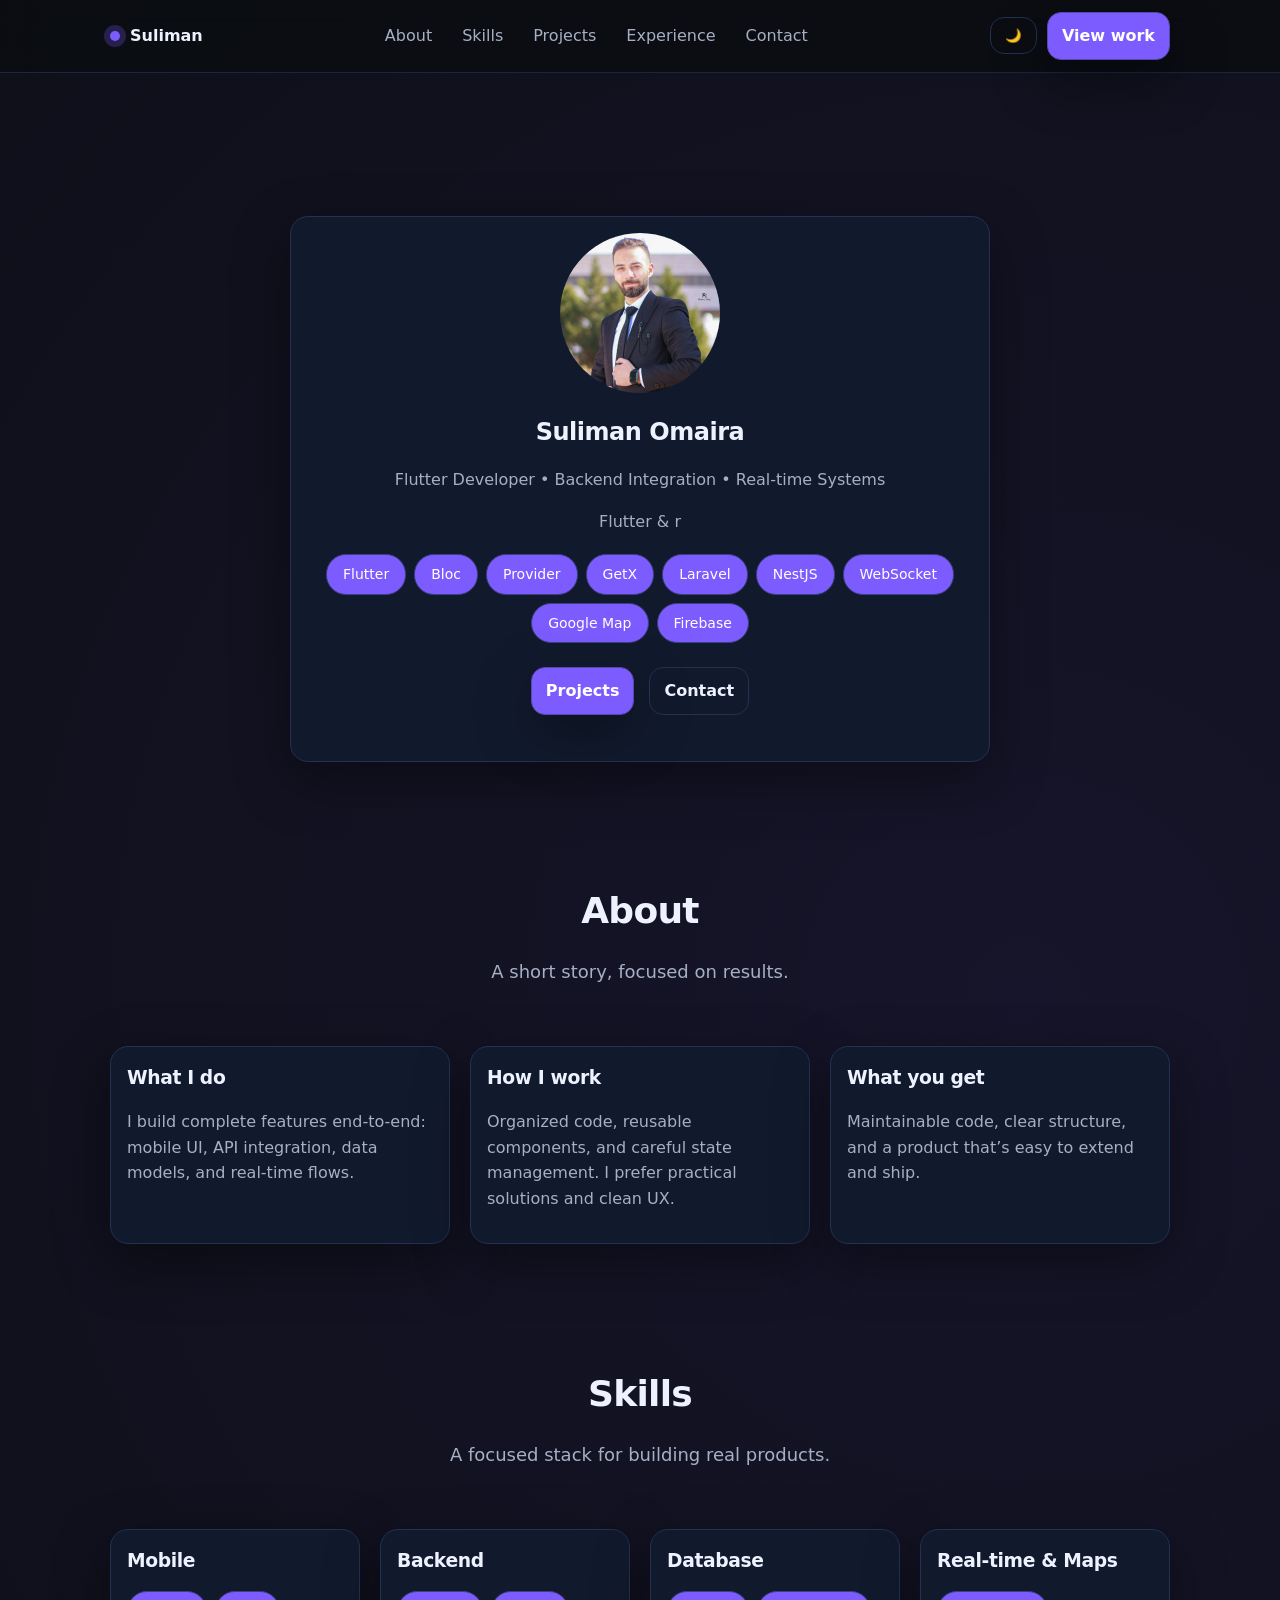
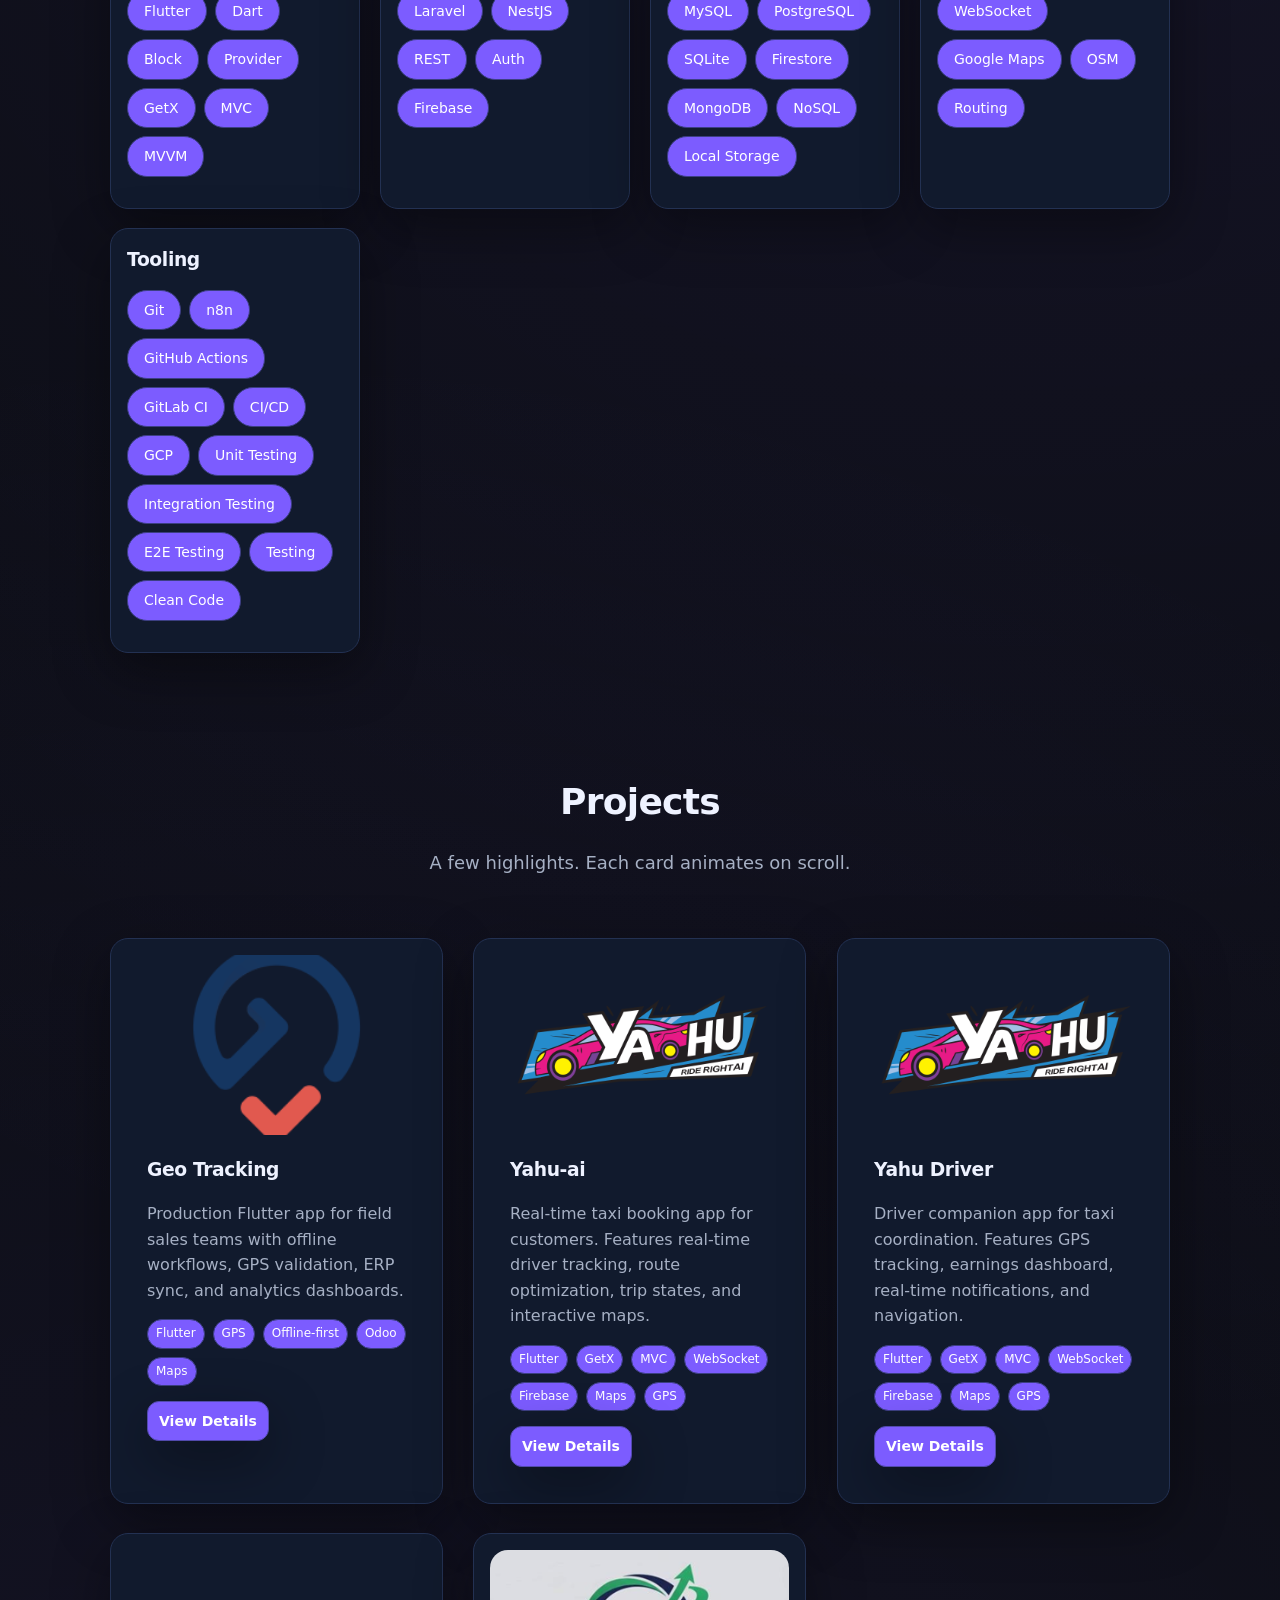
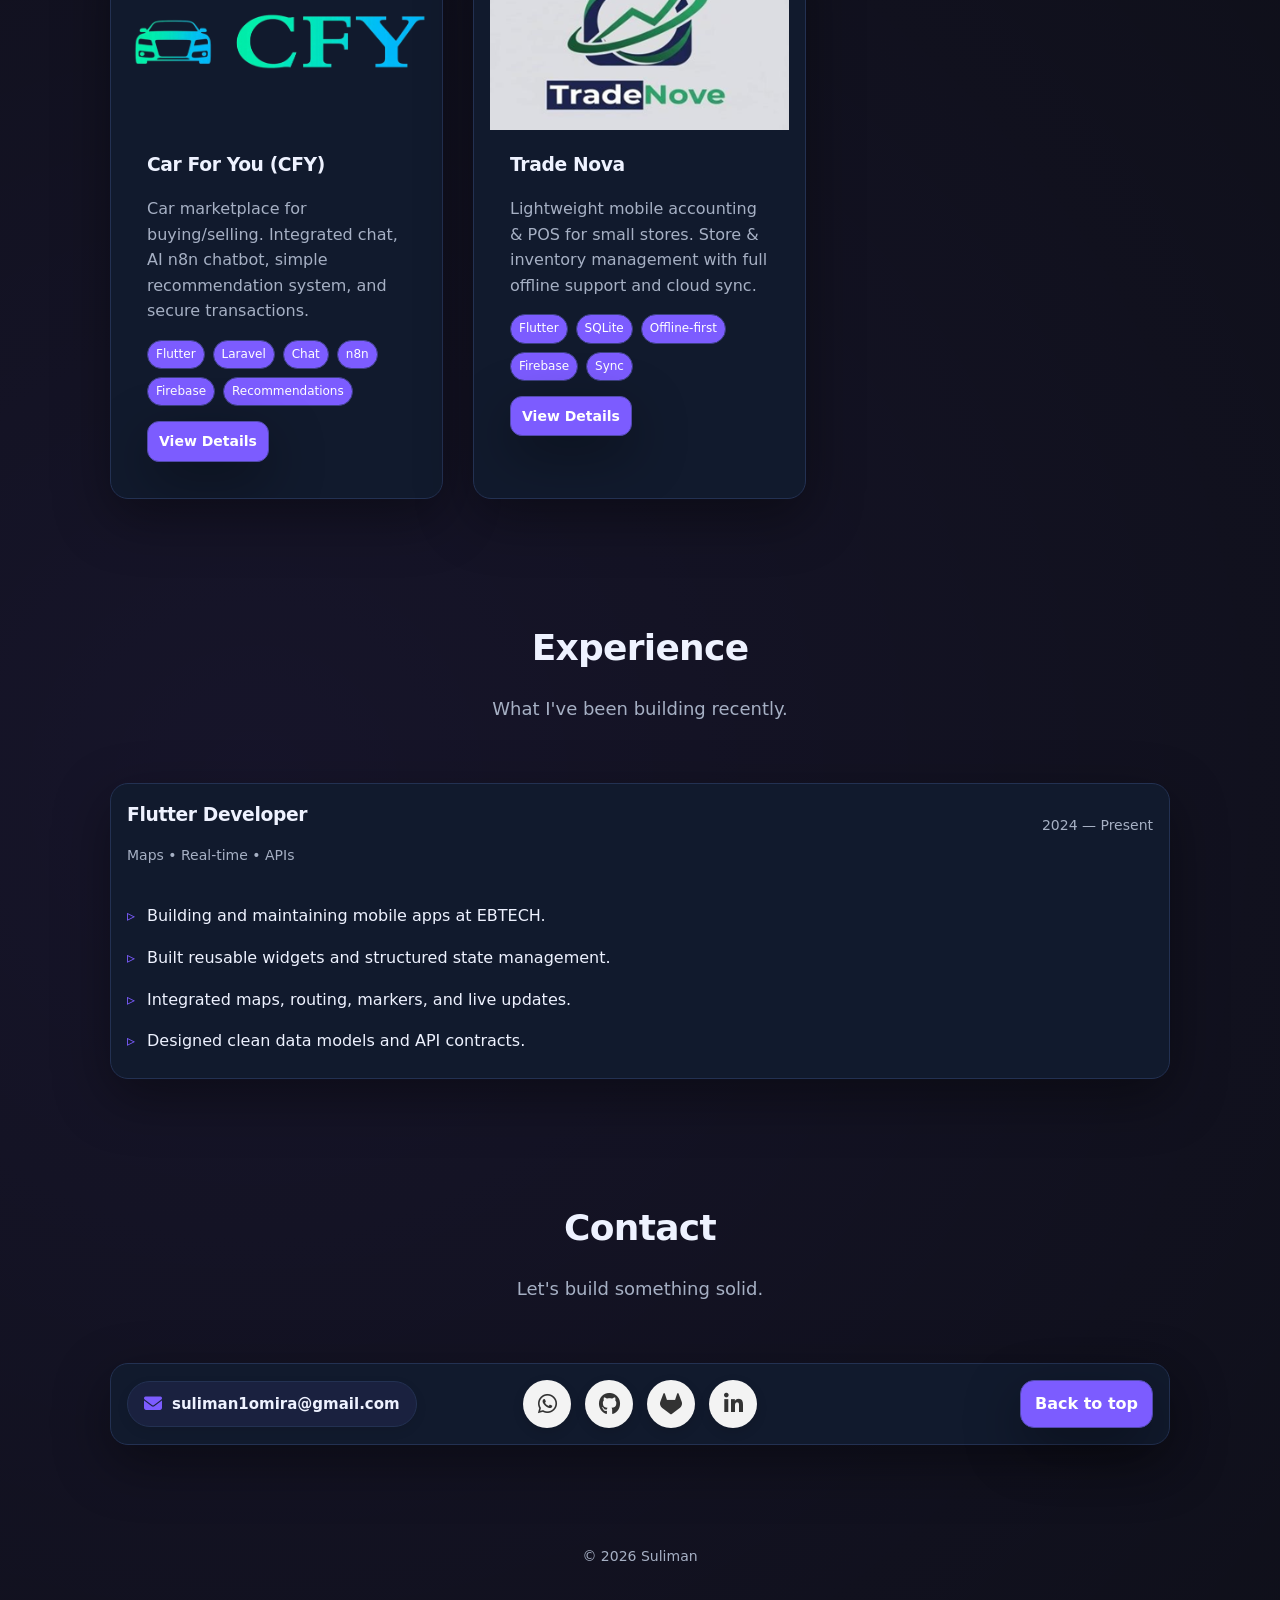
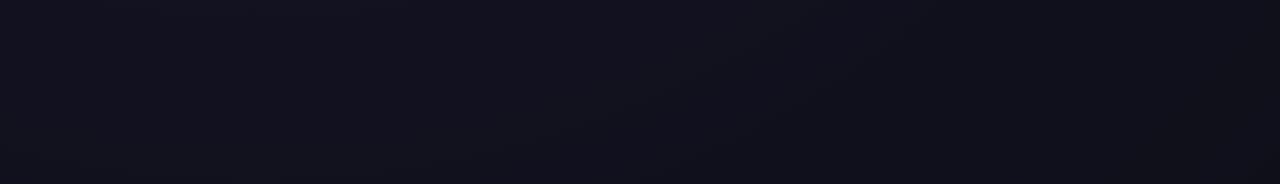
<file: index.html>
<!doctype html>
<html lang="en">

<head>
  <!-- تعيين ترميز الأحرف -->
  <meta charset="utf-8" />
  <!-- إعداد العرض ليتناسب مع جميع الأجهزة -->
  <meta name="viewport" content="width=device-width,initial-scale=1" />
  <!-- عنوان الصفحة في شريط المتصفح -->
  <title>Suliman | Flutter Developer</title>
  <link rel="icon" type="image/png" href="assets/images/personal/my_logo.png" />
  <link rel="shortcut icon" type="image/png" href="assets/images/personal/my_logo.png" />

  <!-- ربط ملفات CSS الخاصة بتصميم الموقع -->
  <link rel="stylesheet" href="css/base.css" />
  <link rel="stylesheet" href="css/components.css" />
  <link rel="stylesheet" href="css/sections.css" />
  <link rel="stylesheet" href="css/animations.css" />
  <link rel="stylesheet" href="https://cdnjs.cloudflare.com/ajax/libs/font-awesome/6.5.2/css/all.min.css">
  <link rel="stylesheet" href="https://cdnjs.cloudflare.com/ajax/libs/font-awesome/6.5.2/css/all.min.css">

</head>

<body>
  <!-- شريط التقدم أعلى الصفحة -->
  <div id="progress-bar"></div>
  <!-- رأس الموقع: يحتوي على الشعار والقائمة الرئيسية وأزرار التحكم -->
  <header class="nav">
    <div class="nav__inner container">
      <!-- شعار الموقع -->
      <a class="brand" href="#top" aria-label="Home">
        <span class="brand__dot"></span>
         <span>Suliman</span>
      </a>

 

      <!-- روابط التنقل الرئيسية -->
      <nav class="nav__links" aria-label="Primary">
        <a class="nav__link" href="#about">About</a>
        <a class="nav__link" href="#skills">Skills</a>
        <a class="nav__link" href="#projects">Projects</a>
        <a class="nav__link" href="#experience">Experience</a>
        <a class="nav__link" href="#contact">Contact</a>
      </nav>

      <!-- أزرار تغيير اللغة/الوضع الليلي وزر عرض الأعمال -->
      <div class="nav__actions">
        <!-- زر الترجمة تمت إزالته نهائياً -->
        <button id="themeToggle" class="btn btn--ghost" type="button" aria-label="Toggle theme">
          <span class="icon" aria-hidden="true">🌙</span>
        </button>
        <a class="btn btn--primary" href="#projects">View work</a>
      </div>

      <!-- زر القائمة الجانبية للأجهزة الصغيرة -->      <button class="nav__burger" id="burger" aria-label="Open menu" aria-expanded="false" aria-controls="mobileMenu">
        ☰
      </button>
    </div>

    <!-- قائمة التنقل الجانبية للجوال -->
    <div class="mobileMenu" id="mobileMenu">
      <a href="#about">About</a>
      <a href="#skills">Skills</a>
      <a href="#projects">Projects</a>
      <a href="#experience">Experience</a>
      <a href="#contact">Contact</a>
    </div>

  </header>

  <main id="top" class="container">
    <!-- قسم البطل (Hero): مقدمة تعريفية سريعة -->
<section class="profile section">
  <div class="card" style="max-width:700px; margin:auto; text-align:center;">
    <div class="avatar" style="margin:0 auto 16px;">
      <img id="avatarImg" alt="Suliman" />
    </div>

    <h1 style="margin-bottom:8px;">Suliman Omaira</h1>
    <p class="muted">Flutter Developer • Backend Integration • Real-time Systems</p>
    <p id="typing-text" class="muted" style="min-height:22px; margin-top:12px;"></p>

    <div class="chips" style="justify-content:center; margin-top:20px;">
      <span class="chip">Flutter</span>
      <span class="chip">Bloc</span>
      <span class="chip">Provider</span>
      <span class="chip">GetX</span>
      <span class="chip">Laravel</span>
      <span class="chip">NestJS</span>
      <span class="chip">WebSocket</span>
      <span class="chip">Google Map</span>
      <span class="chip">Firebase</span>
    </div>

    <div class="hero__cta" style="justify-content:center; margin-top:24px;">
      <a class="btn btn--primary" href="#projects">Projects</a>
      <a class="btn btn--ghost" href="#contact">Contact</a>
    </div>
  </div>
</section>

    <!-- قسم نبذة عني -->
    <section id="about" class="section">
      <div class="section__head reveal">
        <h2>About</h2>
        <p class="muted">A short story, focused on results.</p>
      </div>

      <!-- بطاقات توضح طريقة العمل والخدمات -->
      <div class="aboutGrid">
        <div class="card reveal">
          <h3 class="h3">What I do</h3>
          <p class="muted">
            I build complete features end-to-end: mobile UI, API integration, data models, and real-time flows.
          </p>
        </div>

        <div class="card reveal">
          <h3 class="h3">How I work</h3>
          <p class="muted">
            Organized code, reusable components, and careful state management. I prefer practical solutions and clean
            UX.
          </p>
        </div>

        <div class="card reveal">
          <h3 class="h3">What you get</h3>
          <p class="muted">
            Maintainable code, clear structure, and a product that’s easy to extend and ship.
          </p>
        </div>
      </div>
    </section>

    <!-- قسم المهارات -->
    <section id="skills" class="section">
      <div class="section__head reveal">
        <h2>Skills</h2>
        <p class="muted">A focused stack for building real products.</p>
      </div>

      <!-- بطاقات توضح المهارات التقنية في مجالات مختلفة -->
      <div class="skillsGrid">
        <div class="card reveal">
          <h3 class="h3">Mobile</h3>
          <div class="chips">
            <span class="chip">Flutter</span><span class="chip">Dart</span> <span class="chip">Block</span> <span
              class="chip">Provider</span> <span class="chip">GetX</span><span class="chip">MVC</span><br><span
              class="chip">MVVM</span>
          </div>
        </div>

        <div class="card reveal">
          <h3 class="h3">Backend</h3>
          <div class="chips">
            <span class="chip">Laravel</span><span class="chip">NestJS</span><span class="chip">REST</span><span
              class="chip">Auth</span><span class="chip">Firebase</span>
          </div>
        </div>

        <div class="card reveal">
          <h3 class="h3">Database</h3>
          <div class="chips">
            <span class="chip">MySQL</span><span class="chip">PostgreSQL</span><span class="chip">SQLite</span><span
              class="chip">Firestore</span><span class="chip">MongoDB</span><span class="chip">NoSQL</span><span
              class="chip">Local Storage</span>
          </div>
        </div>

        <div class="card reveal">
          <h3 class="h3">Real-time & Maps</h3>
          <div class="chips">
            <span class="chip">WebSocket</span><span class="chip">Google Maps</span><span class="chip">OSM</span><span
              class="chip">Routing</span>
          </div>
        </div>


        <div class="card reveal">
          <h3 class="h3">Tooling</h3>
          <div class="chips">
            <span class="chip">Git</span><span class="chip">n8n</span><span class="chip">GitHub Actions</span><span
              class="chip">GitLab CI</span><span class="chip">CI/CD</span><span class="chip">GCP</span><span
              class="chip">Unit Testing</span><span class="chip">Integration Testing</span><span class="chip">E2E
              Testing</span><span class="chip">Testing</span><span class="chip">Clean Code</span>
          </div>
        </div>
      </div>
    </section>

    <!-- قسم المشاريع -->
    <section id="projects" class="section">
      <div class="section__head reveal">
        <h2>Projects</h2>
        <p class="muted">A few highlights. Each card animates on scroll.</p>
      </div>

      <!-- عرض المشاريع على شكل بطاقات -->
      <div class="grid3">

  <!-- مشروع: Geo Tracking -->
        <article class="project card reveal lift tilt">
          <div class="project__thumb" aria-hidden="true"></div>
          <div class="project__body">
            <h3 class="h3">Geo Tracking</h3>
            <p class="muted">Production Flutter app for field sales teams with offline workflows, GPS validation, ERP sync, and analytics dashboards.</p>
            <div class="chips chips--tight">
              <span class="chip">Flutter</span><span class="chip">GPS</span><span
                class="chip">Offline-first</span><span class="chip">Odoo</span><span class="chip">Maps</span>
            </div>
            <div class="row">
              <a class="btn btn--primary btn--sm" href="projects/geo-tracking.html">View Details</a>
            </div>
          </div>
        </article>

        <!-- مشروع: Yahu-ai تطبيق تاكسي للعملاء -->
        <article class="project card reveal lift tilt">
          <div class="project__thumb" aria-hidden="true"></div>
          <div class="project__body">
            <h3 class="h3">Yahu-ai</h3>
            <p class="muted">Real-time taxi booking app for customers. Features real-time driver tracking, route
              optimization, trip states, and interactive maps.</p>
            <div class="chips chips--tight">
              <span class="chip">Flutter</span><span class="chip">GetX</span><span class="chip">MVC</span><span
                class="chip">WebSocket</span><span class="chip">Firebase</span><span class="chip">Maps</span><span
                class="chip">GPS</span>
            </div>
            <div class="row">
              <a class="btn btn--primary btn--sm" href="projects/taxi-app.html">View Details</a>
            </div>
          </div>
        </article>

        <!-- مشروع: Yahu Driver تطبيق تاكسي للسائقين -->
        <article class="project card reveal lift tilt">
          <div class="project__thumb" aria-hidden="true"></div>
          <div class="project__body">
            <h3 class="h3">Yahu Driver</h3>
            <p class="muted">Driver companion app for taxi coordination. Features GPS tracking, earnings dashboard,
              real-time notifications, and navigation.</p>
            <div class="chips chips--tight">
              <span class="chip">Flutter</span><span class="chip">GetX</span><span class="chip">MVC</span><span
                class="chip">WebSocket</span><span class="chip">Firebase</span><span class="chip">Maps</span><span
                class="chip">GPS</span>
            </div>
            <div class="row">
              <a class="btn btn--primary btn--sm" href="projects/driver-app.html">View Details</a>
            </div>
          </div>
        </article>

        <!-- مشروع: Car For You (CFY) -->
        <article class="project card reveal lift tilt">
          <div class="project__thumb" aria-hidden="true"></div>
          <div class="project__body">
            <h3 class="h3">Car For You (CFY)</h3>
            <p class="muted">Car marketplace for buying/selling. Integrated chat, AI n8n chatbot, simple recommendation
              system, and secure transactions.</p>
            <div class="chips chips--tight">
              <span class="chip">Flutter</span><span class="chip">Laravel</span><span class="chip">Chat</span><span
                class="chip">n8n</span><span class="chip">Firebase</span><span class="chip">Recommendations</span>
            </div>
            <div class="row">
              <a class="btn btn--primary btn--sm" href="projects/marketplace.html">View Details</a>
            </div>
          </div>
        </article>

        <!-- مشروع: Trade Nova -->
        <article class="project card reveal lift tilt">
          <div class="project__thumb" aria-hidden="true"></div>
          <div class="project__body">
            <h3 class="h3">Trade Nova</h3>
            <p class="muted">Lightweight mobile accounting & POS for small stores. Store & inventory management with
              full offline support and cloud sync.</p>
            <div class="chips chips--tight">
              <span class="chip">Flutter</span><span class="chip">SQLite</span><span
                class="chip">Offline-first</span><span class="chip">Firebase</span><span class="chip">Sync</span>
            </div>
            <div class="row">
              <a class="btn btn--primary btn--sm" href="projects/trade-nova.html">View Details</a>
            </div>
          </div>
        </article>
      </div>
    </section>

    <!-- قسم الخبرة العملية -->
    <section id="experience" class="section">
      <div class="section__head reveal">
        <h2>Experience</h2>
        <p class="muted">What I've been building recently.</p>
      </div>

      <!-- خط زمني يعرض الخبرات السابقة -->
      <div class="timeline">
        <div class="timeline__item card reveal">
          <div class="timeline__row">
            <div>
              <h3 class="h3">Flutter Developer</h3>
              <p class="muted small">Maps • Real-time • APIs</p>
            </div>
            <p class="muted small">2024 — Present</p>
          </div>
          <ul class="list">
            <li class="list__item">Building and maintaining mobile apps at EBTECH.</li>
            <li class="list__item">Built reusable widgets and structured state management.</li>
            <li class="list__item">Integrated maps, routing, markers, and live updates.</li>
            <li class="list__item">Designed clean data models and API contracts.</li>
          </ul>
        </div>
      </div>
    </section>

    <!-- قسم التواصل -->
    <section id="contact" class="section">
      <div class="section__head reveal">
        <h2>Contact</h2>
        <p class="muted">Let's build something solid.</p>
      </div>


      <div class="card reveal">
        <div class="contactRow">

          <div class="emailBox">
            <i class="fa-solid fa-envelope"></i>
            <a href="mailto:suliman1omira@gmail.com">suliman1omira@gmail.com</a>
          </div>

          <div class="contact-icons">
            <a class="contactIcon whatsapp" href="https://wa.me/963985143050" target="_blank" rel="noreferrer"
              title="WhatsApp">
              <i class="fa-brands fa-whatsapp"></i>
            </a>

            <a class="contactIcon github" href="https://github.com/SulimanOmaira/" target="_blank" rel="noreferrer"
              title="GitHub">
              <i class="fa-brands fa-github"></i>
            </a>

            <a class="contactIcon gitlab" href="https://gitlab.com/SulimanOmaira/" target="_blank" rel="noreferrer"
              title="GitLab">
              <i class="fa-brands fa-gitlab"></i>
            </a>

            <a class="contactIcon linkedin" href="https://linkedin.com/in/suliman-omaira-6196aa273/" target="_blank"
              rel="noreferrer" title="LinkedIn">
              <i class="fa-brands fa-linkedin-in"></i>
            </a>
          </div>

          <a class="btn btn--primary backTop" href="#top">Back to top</a>

        </div>
      </div>



      <!-- تذييل الصفحة -->
      <footer class="footer muted small">
        © <span id="year"></span> Suliman
      </footer>
    </section>
  </main>

  <!-- منبثقة لتكبير الصورة الشخصية -->
  <div id="imgModal" class="img-modal">
    <div class="img-modal__overlay"></div>
    <div class="img-modal__content">
      <button id="closeModal" class="img-modal__close" aria-label="Close">×</button>
      <img id="modalImg" alt="Avatar enlarged" />
    </div>
  </div>

  <!-- ربط ملف جافاسكريبت الرئيسي للموقع -->
  <script type="module" src="js/main.js"></script>
  <script type="module">
    import { siteData } from './js/data.js';

    document.addEventListener('DOMContentLoaded', function () {
      const social = siteData.social;
      const socialLinks = document.getElementById('socialLinks');

      if (socialLinks && social) {
        const links = [
          { href: social.github, label: 'GitHub' },
          { href: social.gitlab, label: 'GitLab' },
          { href: social.linkedin, label: 'LinkedIn' },
          { href: social.whatsapp, label: 'WhatsApp' },
          { href: social.email, label: 'suliman1omira@gmail.com' }
        ];

        socialLinks.innerHTML = links.map((l, i) =>
          `<a class="meta__link" href="${l.href}" target="_blank" rel="noreferrer">${l.label}</a>${i < links.length - 1 ? '<span class="meta__sep">·</span>' : ''}`
        ).join('');
      }
    });
  </script>
  <script>
    // فتح الصورة في كارد منبثق
    document.addEventListener('DOMContentLoaded', function () {
      var avatarImg = document.getElementById('avatarImg');
      var modal = document.getElementById('imgModal');
      var modalImg = document.getElementById('modalImg');
      var closeModal = document.getElementById('closeModal');
      var overlay = modal ? modal.querySelector('.img-modal__overlay') : null;

      if (avatarImg && modal && modalImg && closeModal && overlay) {
        avatarImg.style.cursor = 'pointer';

        function openModal() {
          modal.classList.add('is-open');
          modalImg.src = avatarImg.src;
          document.body.style.overflow = 'hidden';
        }

        function close() {
          modal.classList.remove('is-open');
          document.body.style.overflow = '';
        }

        avatarImg.addEventListener('click', openModal);
        closeModal.addEventListener('click', close);
        overlay.addEventListener('click', close);

        modal.addEventListener('click', function (e) {
          if (e.target === modal) close();
        });

        document.addEventListener('keydown', function (e) {
          if (e.key === 'Escape' && modal.classList.contains('is-open')) {
            close();
          }
        });
      }
    });
  </script>


</body>

</html>
</file>
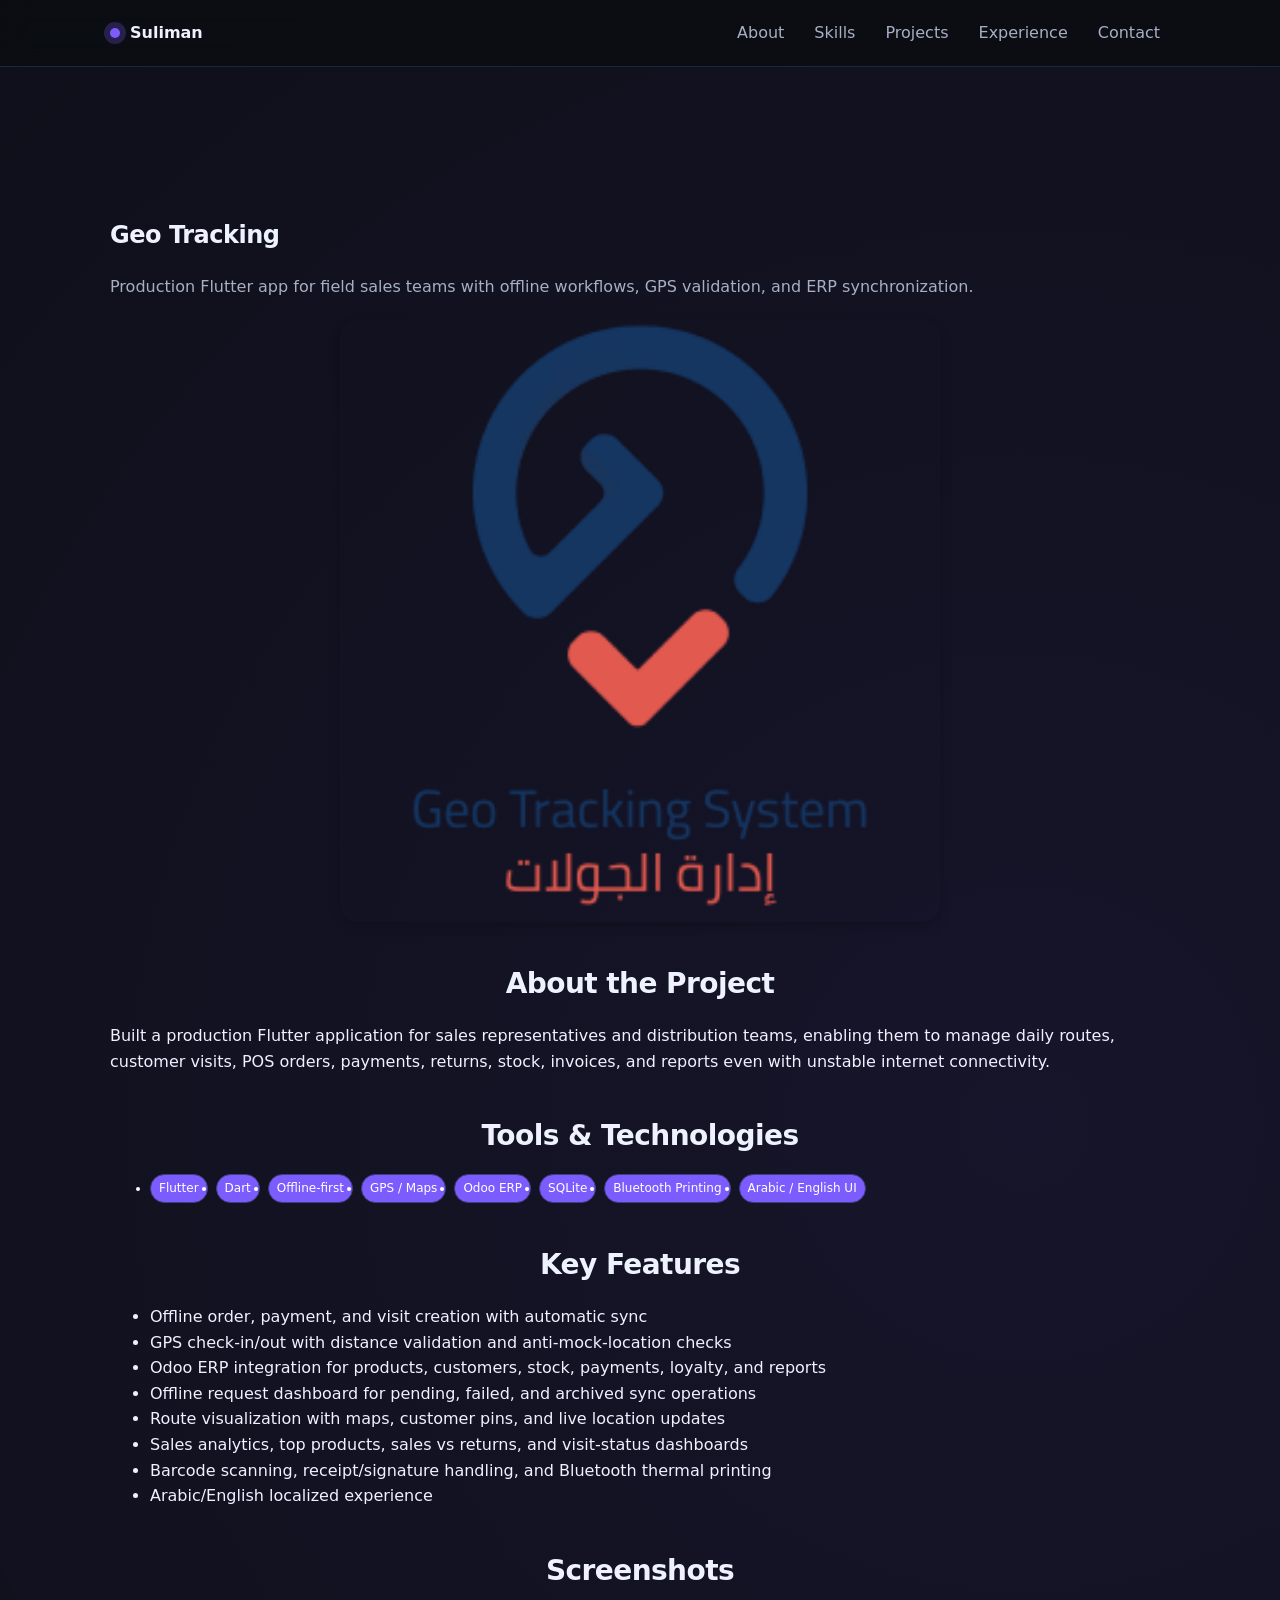
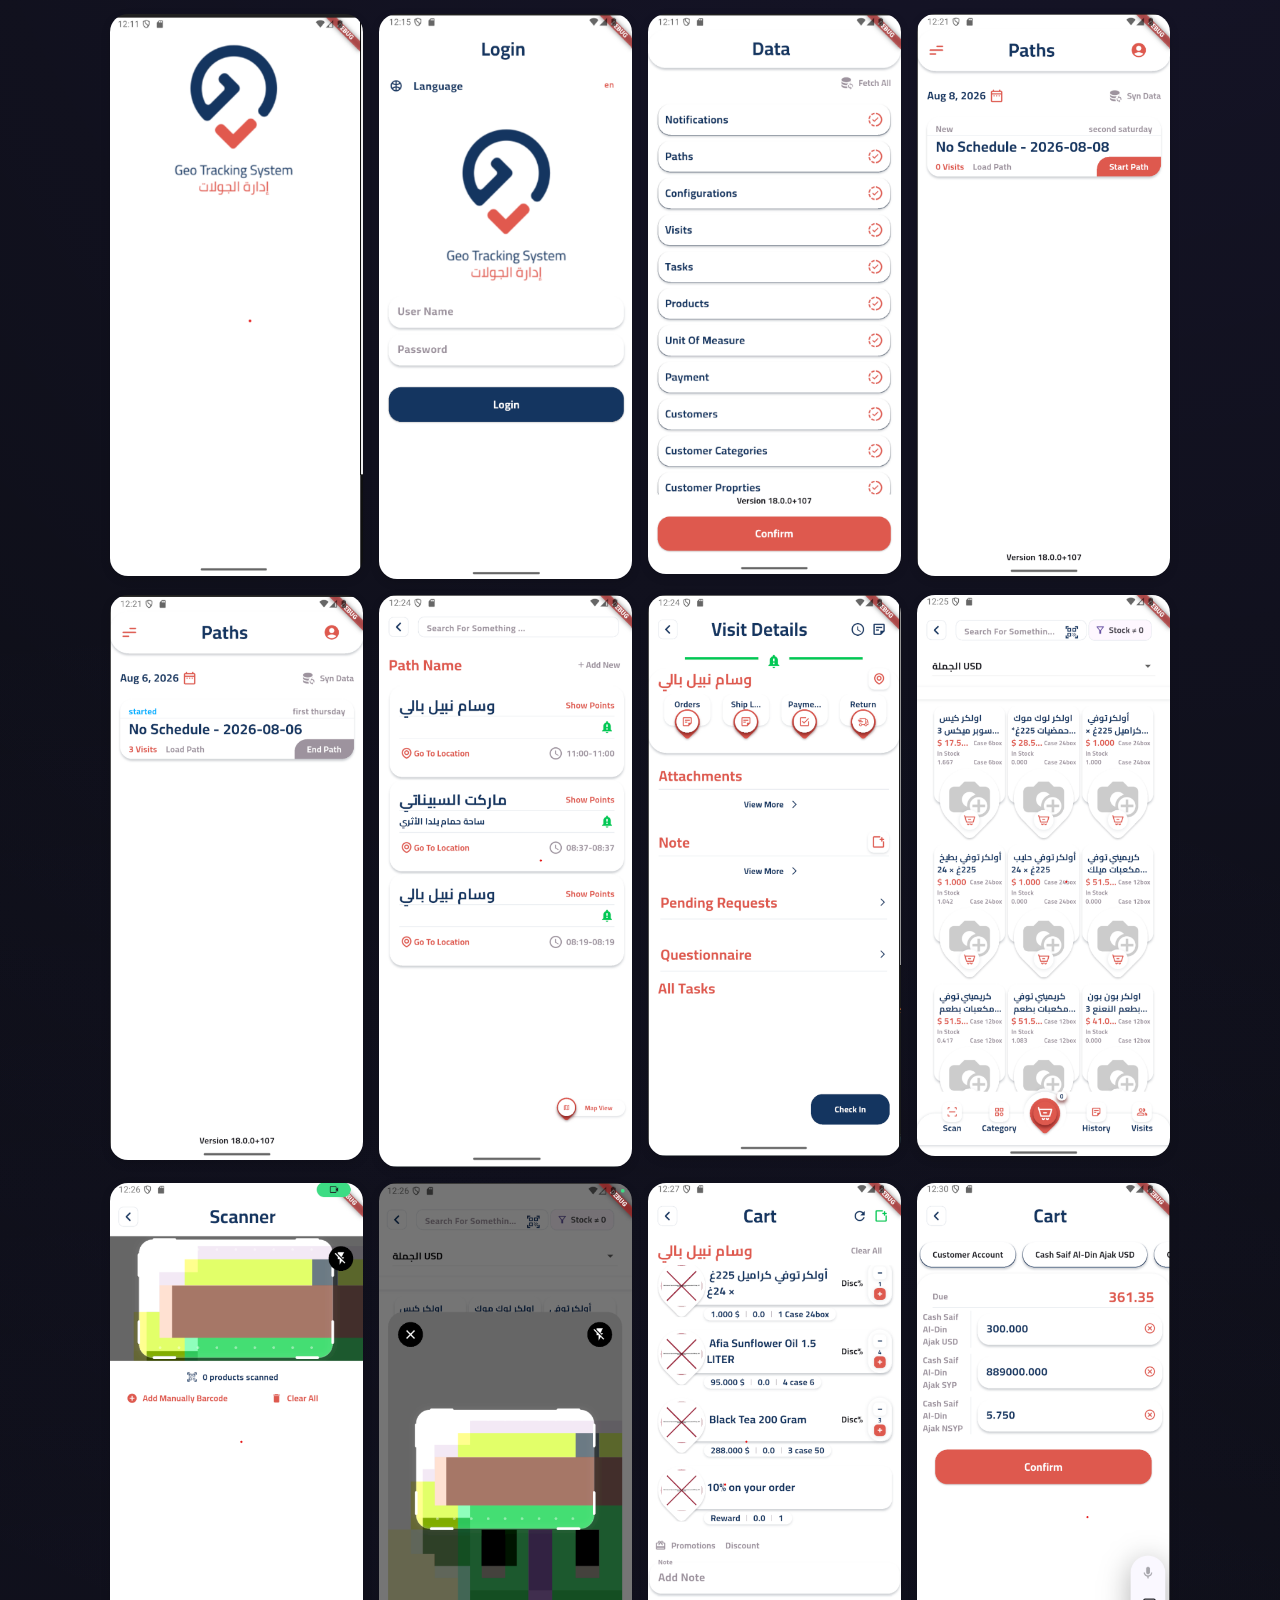
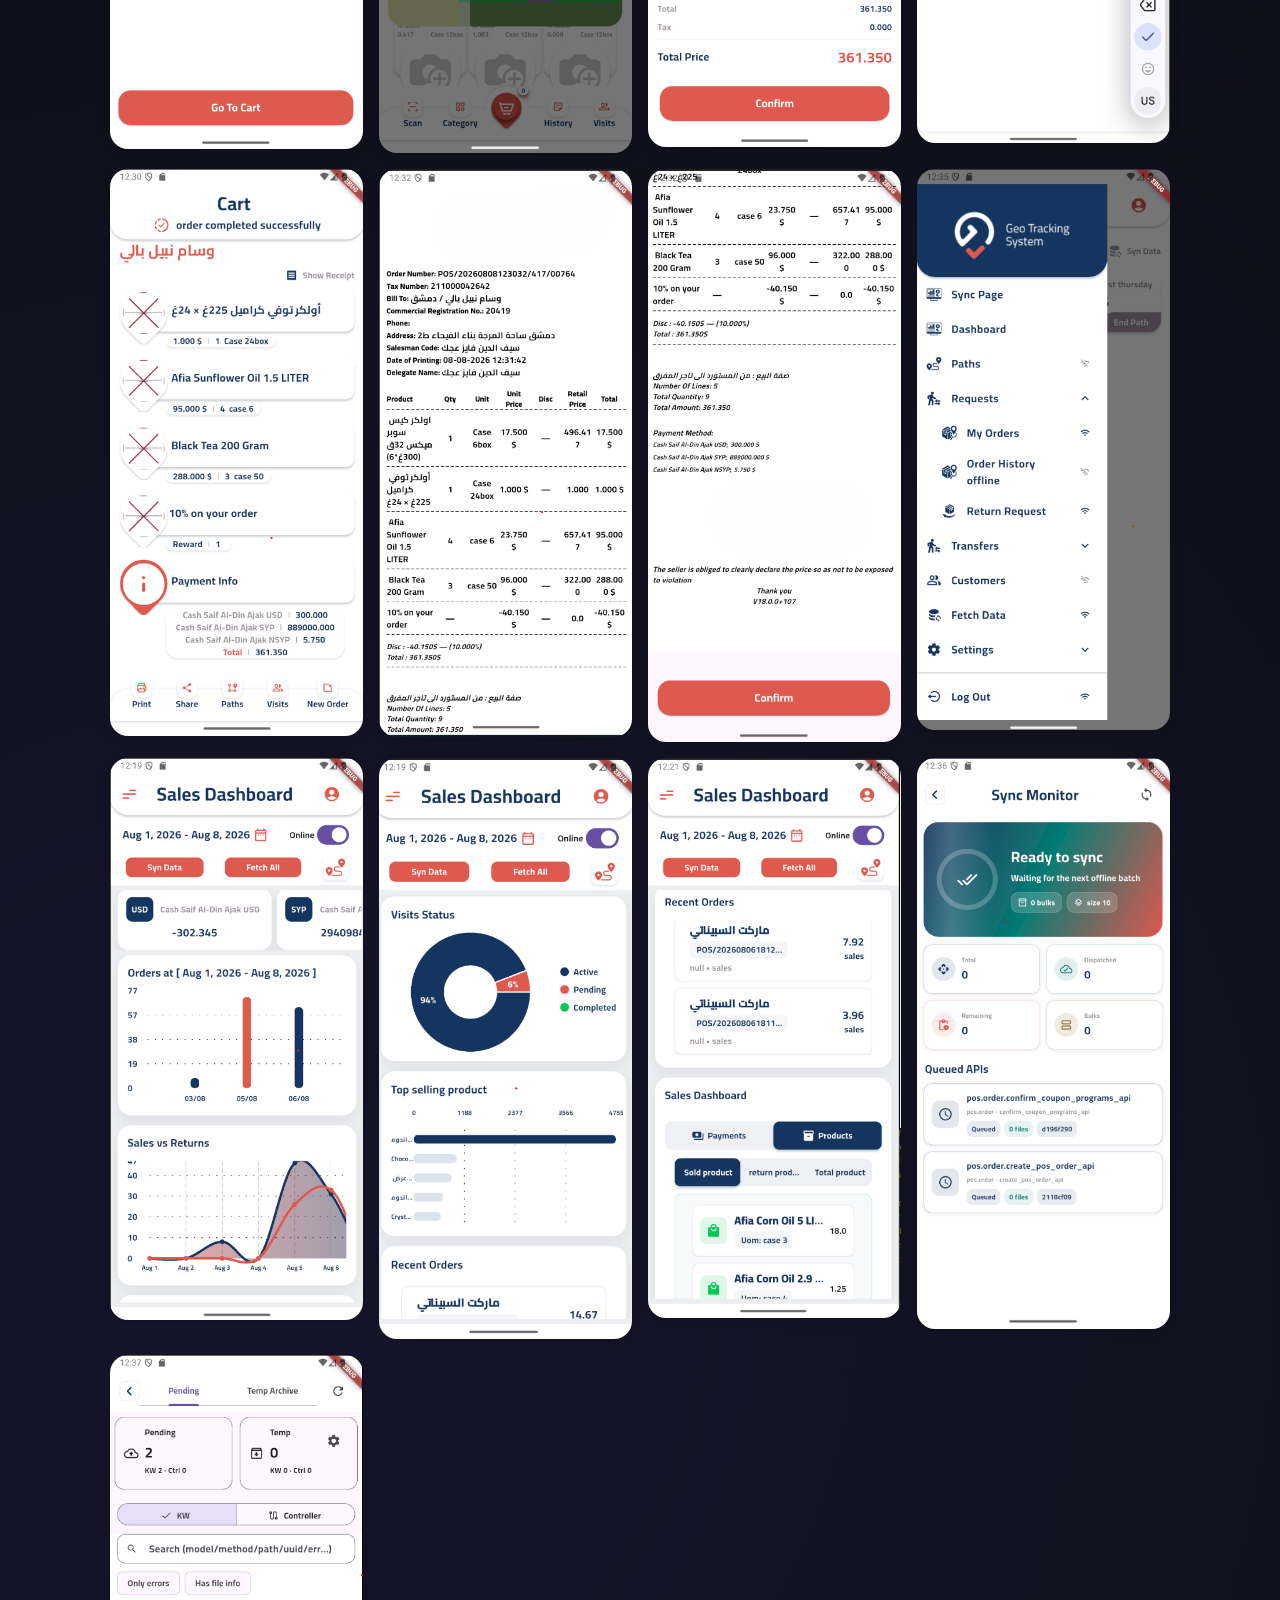
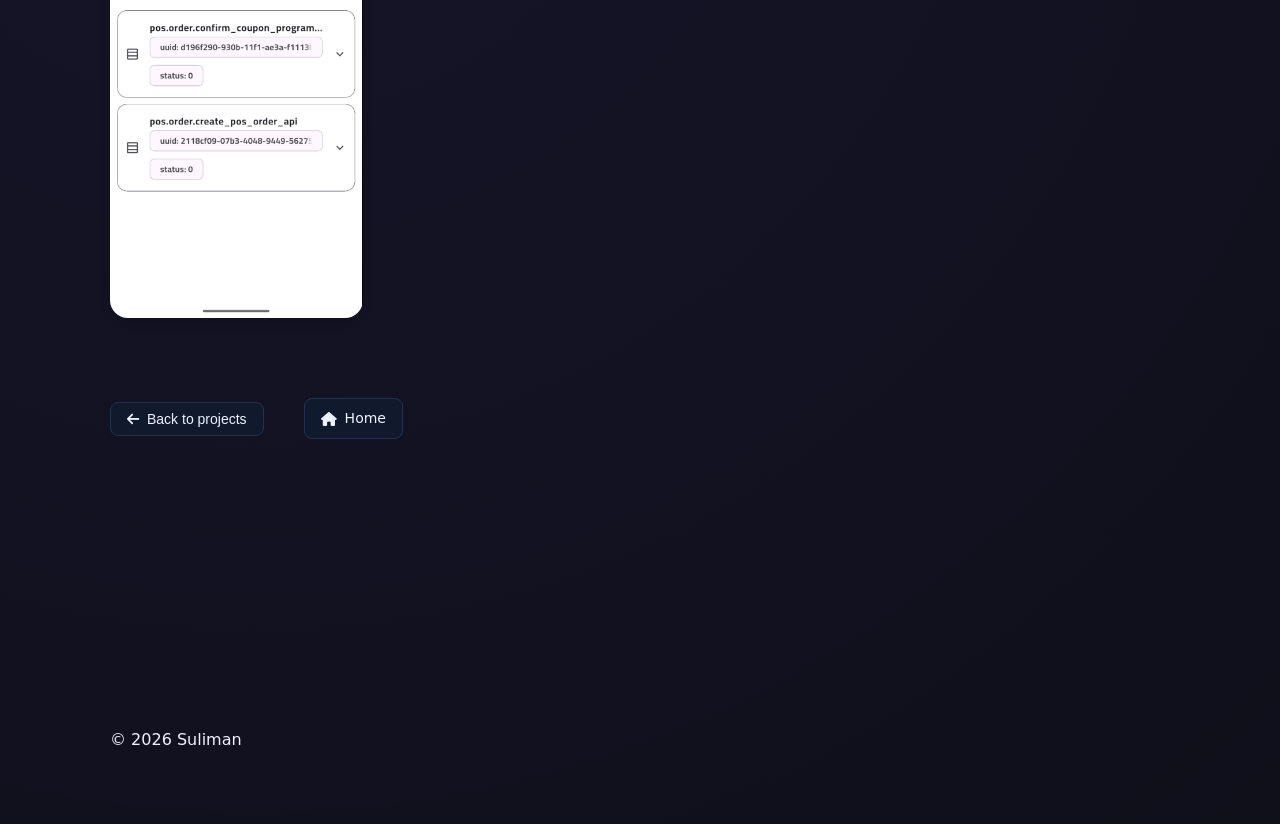
<file: projects/geo-tracking.html>
<!doctype html>
<html lang="en">

<head>
    <meta charset="utf-8" />
    <meta name="viewport" content="width=device-width,initial-scale=1" />
    <title>Geo Tracking &mdash; Suliman's Portfolio</title>
    <link rel="icon" type="image/png" href="../assets/images/personal/my_logo.png" />
    <link rel="shortcut icon" type="image/png" href="../assets/images/personal/my_logo.png" />
    <link rel="stylesheet" href="../css/base.css" />
    <link rel="stylesheet" href="../css/components.css" />
    <link rel="stylesheet" href="../css/sections.css" />
    <link rel="stylesheet" href="../css/animations.css" />
    <link rel="stylesheet" href="https://cdnjs.cloudflare.com/ajax/libs/font-awesome/6.5.2/css/all.min.css">
</head>

<body>
    <header class="nav">
        <div class="nav__inner container">
            <a class="brand" href="../index.html" aria-label="Home">
                <span class="brand__dot"></span><span>Suliman</span>
            </a>
            <nav class="nav__links" aria-label="Primary">
                <a class="nav__link" href="../index.html#about">About</a>
                <a class="nav__link" href="../index.html#skills">Skills</a>
                <a class="nav__link" href="../index.html#projects">Projects</a>
                <a class="nav__link" href="../index.html#experience">Experience</a>
                <a class="nav__link" href="../index.html#contact">Contact</a>
            </nav>
        </div>
    </header>

    <main class="container">
        <section class="section">
            <h1>Geo Tracking</h1>
            <p class="muted">Production Flutter app for field sales teams with offline workflows, GPS validation, and ERP synchronization.</p>

            <img src="../assets/images/geo_tracking/logo_geo_tracking.png" alt="Geo Tracking app preview"
                class="project-detail-img" />

            <h2>About the Project</h2>
            <p>
                Built a production Flutter application for sales representatives and distribution teams,
                enabling them to manage daily routes, customer visits, POS orders, payments, returns,
                stock, invoices, and reports even with unstable internet connectivity.
            </p>

            <h2>Tools &amp; Technologies</h2>
            <ul class="chips chips--tight">
                <li class="chip">Flutter</li>
                <li class="chip">Dart</li>
                <li class="chip">Offline-first</li>
                <li class="chip">GPS / Maps</li>
                <li class="chip">Odoo ERP</li>
                <li class="chip">SQLite</li>
                <li class="chip">Bluetooth Printing</li>
                <li class="chip">Arabic / English UI</li>
            </ul>

            <h2>Key Features</h2>
            <ul>
                <li>Offline order, payment, and visit creation with automatic sync</li>
                <li>GPS check-in/out with distance validation and anti-mock-location checks</li>
                <li>Odoo ERP integration for products, customers, stock, payments, loyalty, and reports</li>
                <li>Offline request dashboard for pending, failed, and archived sync operations</li>
                <li>Route visualization with maps, customer pins, and live location updates</li>
                <li>Sales analytics, top products, sales vs returns, and visit-status dashboards</li>
                <li>Barcode scanning, receipt/signature handling, and Bluetooth thermal printing</li>
                <li>Arabic/English localized experience</li>
            </ul>

            <h2>Screenshots</h2>
            <div class="screenshot-gallery">
                <img src="../assets/images/geo_tracking/splash_screen.png " alt="Geo tracking Splash Screen">
                <img src="../assets/images/geo_tracking/login_screen.png" alt="Geo tracking Login Screen">
                <img src="../assets/images/geo_tracking/data_list_page_screen.png" alt="Geo tracking Data List Screen Screen">
                <img src="../assets/images/geo_tracking/paths.png" alt="Geo tracking Paths Screen">
                <img src="../assets/images/geo_tracking/paths_2.png" alt="Geo tracking Paths2 Screen">
                <img src="../assets/images/geo_tracking/visit_list.png" alt="Geo tracking Visit List Screen">
                <img src="../assets/images/geo_tracking/visit_details.png" alt="Geo tracking Visit Details Screen">
                <img src="../assets/images/geo_tracking/browses_product.png" alt="Geo tracking Browses Product Screen">
                <img src="../assets/images/geo_tracking/scanner.png" alt="Geo tracking Scanner Screen">
                <img src="../assets/images/geo_tracking/scanner_search_product.png" alt="Geo tracking Scanner Search Product Screen">
                <img src="../assets/images/geo_tracking/cart_page.png" alt="Geo tracking Cart Page Screen">
                <img src="../assets/images/geo_tracking/payment.png" alt="Geo tracking Payment Screen">
                <img src="../assets/images/geo_tracking/confirmation.png" alt="Geo tracking Confirmation Screen">
                <img src="../assets/images/geo_tracking/receipt_1.png" alt="Geo tracking Receipt_1 Screen">
                <img src="../assets/images/geo_tracking/receipt_2.png" alt="Geo tracking receipt_2 Screen">
                <img src="../assets/images/geo_tracking/Drawer.png" alt="Geo tracking Drawer Screen">
                <img src="../assets/images/geo_tracking/sales_dashboard.png" alt="Geo tracking Sales Dashboard Screen">
                <img src="../assets/images/geo_tracking/sales_dashboard2.png" alt="Geo tracking Sales Dashboard2 Screen">
                <img src="../assets/images/geo_tracking/sales_dashboard3.png" alt="Geo tracking Sales Dashboard3 Screen">
                <img src="../assets/images/geo_tracking/Sync.png" alt="Geo tracking Sync Screen">
                <img src="../assets/images/geo_tracking/technical_data.png" alt="Geo tracking Technical Data Screen">
              </div>

            <div class="project-nav">
                <button class="nav-btn back-btn" onclick="this.disabled=true; history.back();">
                    <i class="fa-solid fa-arrow-left"></i>
                    Back to projects
                </button>

                <a class="nav-btn home-btn" href="../index.html">
                    <i class="fa-solid fa-house"></i>
                    Home
                </a>
            </div>
        </section>
    </main>

    <footer class="container">
        <p>&copy; <span id="year"></span> Suliman</p>
    </footer>
    <script type="module" src="../js/main.js"></script>
</body>

</html>
</file>
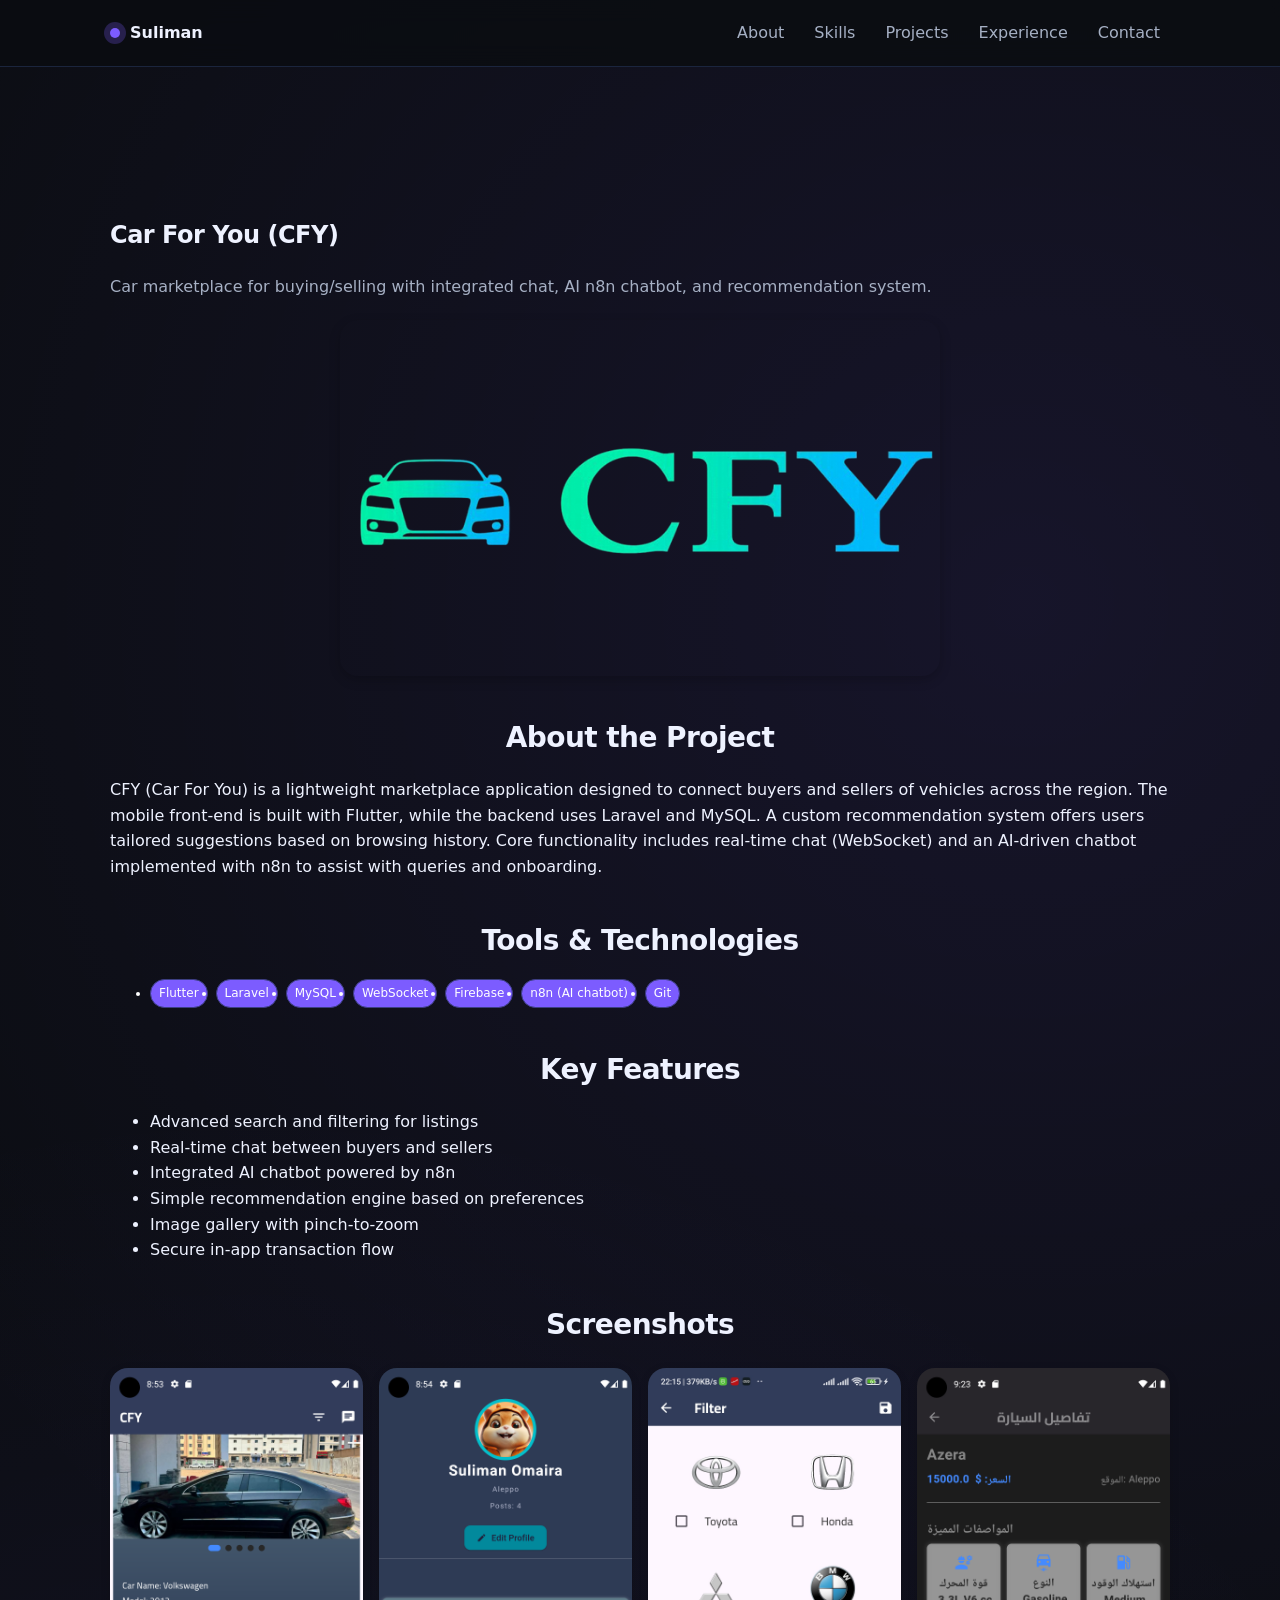
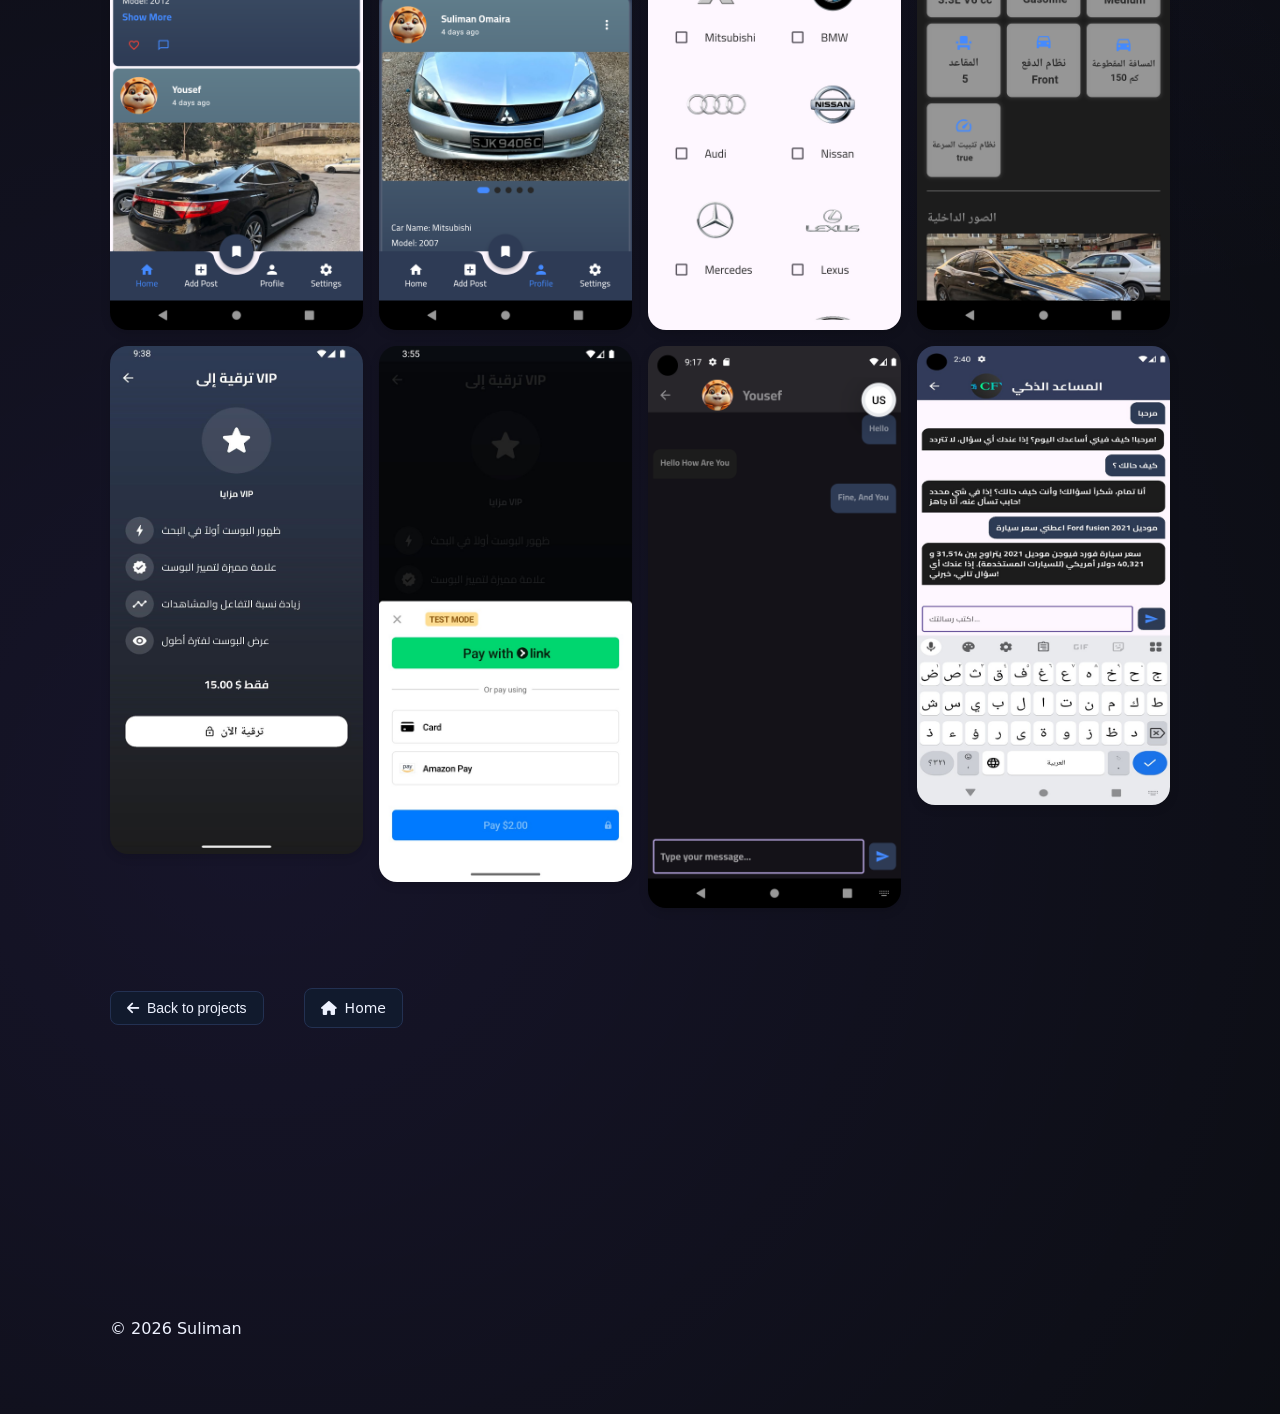
<file: projects/marketplace.html>
<!doctype html>
<html lang="en">

<head>
    <meta charset="utf-8" />
    <meta name="viewport" content="width=device-width,initial-scale=1" />
    <title>Car For You (CFY) &mdash; Suliman's Portfolio</title>
    <link rel="icon" type="image/png" href="../assets/images/personal/my_logo.png" />
    <link rel="shortcut icon" type="image/png" href="../assets/images/personal/my_logo.png" />
    <link rel="stylesheet" href="../css/base.css" />
    <link rel="stylesheet" href="../css/components.css" />
    <link rel="stylesheet" href="../css/sections.css" />
    <link rel="stylesheet" href="../css/animations.css" />
    <link rel="stylesheet" href="https://cdnjs.cloudflare.com/ajax/libs/font-awesome/6.5.2/css/all.min.css">

</head>

<body>
    <header class="nav">
        <div class="nav__inner container">
            <a class="brand" href="../index.html" aria-label="Home">
                <span class="brand__dot"></span><span>Suliman</span>
            </a>
            <nav class="nav__links" aria-label="Primary">
                <a class="nav__link" href="../index.html#about">About</a>
                <a class="nav__link" href="../index.html#skills">Skills</a>
                <a class="nav__link" href="../index.html#projects">Projects</a>
                <a class="nav__link" href="../index.html#experience">Experience</a>
                <a class="nav__link" href="../index.html#contact">Contact</a>
            </nav>
        </div>
    </header>
    <main class="container">
        <section class="section">
            <h1>Car For You (CFY)</h1>
            <p class="muted">Car marketplace for buying/selling with integrated chat, AI n8n chatbot, and recommendation
                system.</p>

            <!-- full project image -->
            <img src="../assets/images/cfy/logo.png" alt="Full screenshot of CFY" class="project-detail-img" />

            <h2>About the Project</h2>
            <p>
                CFY (Car For You) is a lightweight marketplace application designed to
                connect buyers and sellers of vehicles across the region. The mobile
                front-end is built with Flutter, while the backend uses Laravel and
                MySQL. A custom recommendation system offers users tailored suggestions
                based on browsing history. Core functionality includes real‑time chat
                (WebSocket) and an AI‑driven chatbot implemented with n8n to assist with
                queries and onboarding.
            </p>

            <h2>Tools &amp; Technologies</h2>
            <ul class="chips chips--tight">
                <li class="chip">Flutter</li>
                <li class="chip">Laravel</li>
                <li class="chip">MySQL</li>
                <li class="chip">WebSocket</li>
                <li class="chip">Firebase</li>
                <li class="chip">n8n (AI chatbot)</li>
                <li class="chip">Git</li>
            </ul>

            <h2>Key Features</h2>
            <ul>
                <li>Advanced search and filtering for listings</li>
                <li>Real-time chat between buyers and sellers</li>
                <li>Integrated AI chatbot powered by n8n</li>
                <li>Simple recommendation engine based on preferences</li>
                <li>Image gallery with pinch‑to‑zoom</li>
                <li>Secure in‑app transaction flow</li>
            </ul>

            <h2>Screenshots</h2>
            <div class="screenshot-gallery">
                <img src="../assets/images/cfy/HomePage.png" alt="Home page">
                <img src="../assets/images/cfy/Profile.png" alt="profile page">
                <img src="../assets/images/cfy/Filter.jpg" alt="Filter options">
                <img src="../assets/images/cfy/Details.png" alt="Details">
                <img src="../assets/images/cfy/vip.png" alt="VIP interface">
                <img src="../assets/images/cfy/payment.png" alt="Payment interface">
                <img src="../assets/images/cfy/Chat.png" alt="Chat interface">
                <img src="../assets/images/cfy/chat_bot.png" alt="Chatbot interface">
            </div>

            <!-- <p>
        <button class="btn btn--ghost btn--sm" onclick="this.disabled=true; history.back();">← Back to projects</button>
        <a class="btn btn--ghost btn--sm" href="../index.html">Home</a>
      </p> -->

            <div class="project-nav">

                <button class="nav-btn back-btn" onclick="this.disabled=true; history.back();">
                    <i class="fa-solid fa-arrow-left"></i>
                    Back to projects
                </button>

                <a class="nav-btn home-btn" href="../index.html">
                    <i class="fa-solid fa-house"></i>
                    Home
                </a>

            </div>
        </section>
    </main>
    <footer class="container">
        <p>&copy; <span id="year"></span> Suliman</p>
    </footer>
    <script type="module" src="../js/main.js"></script>
</body>

</html>
</file>
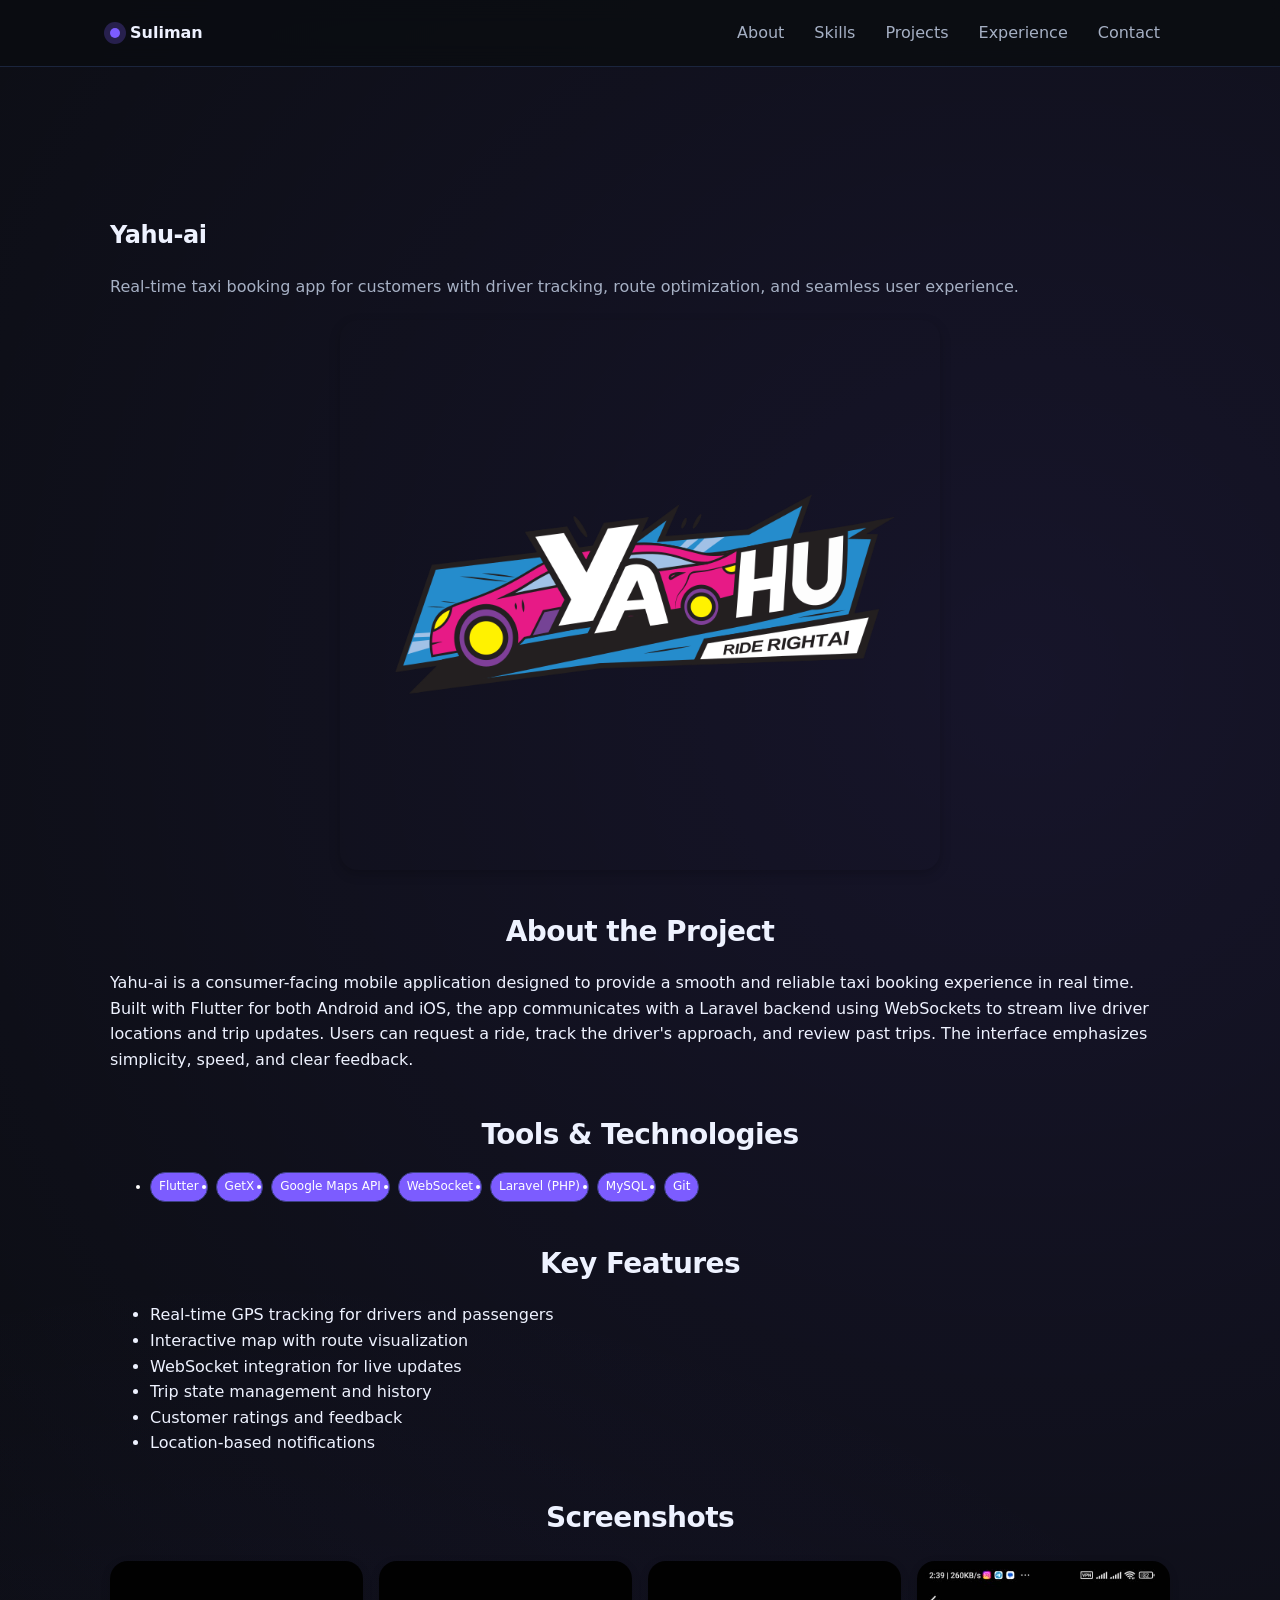
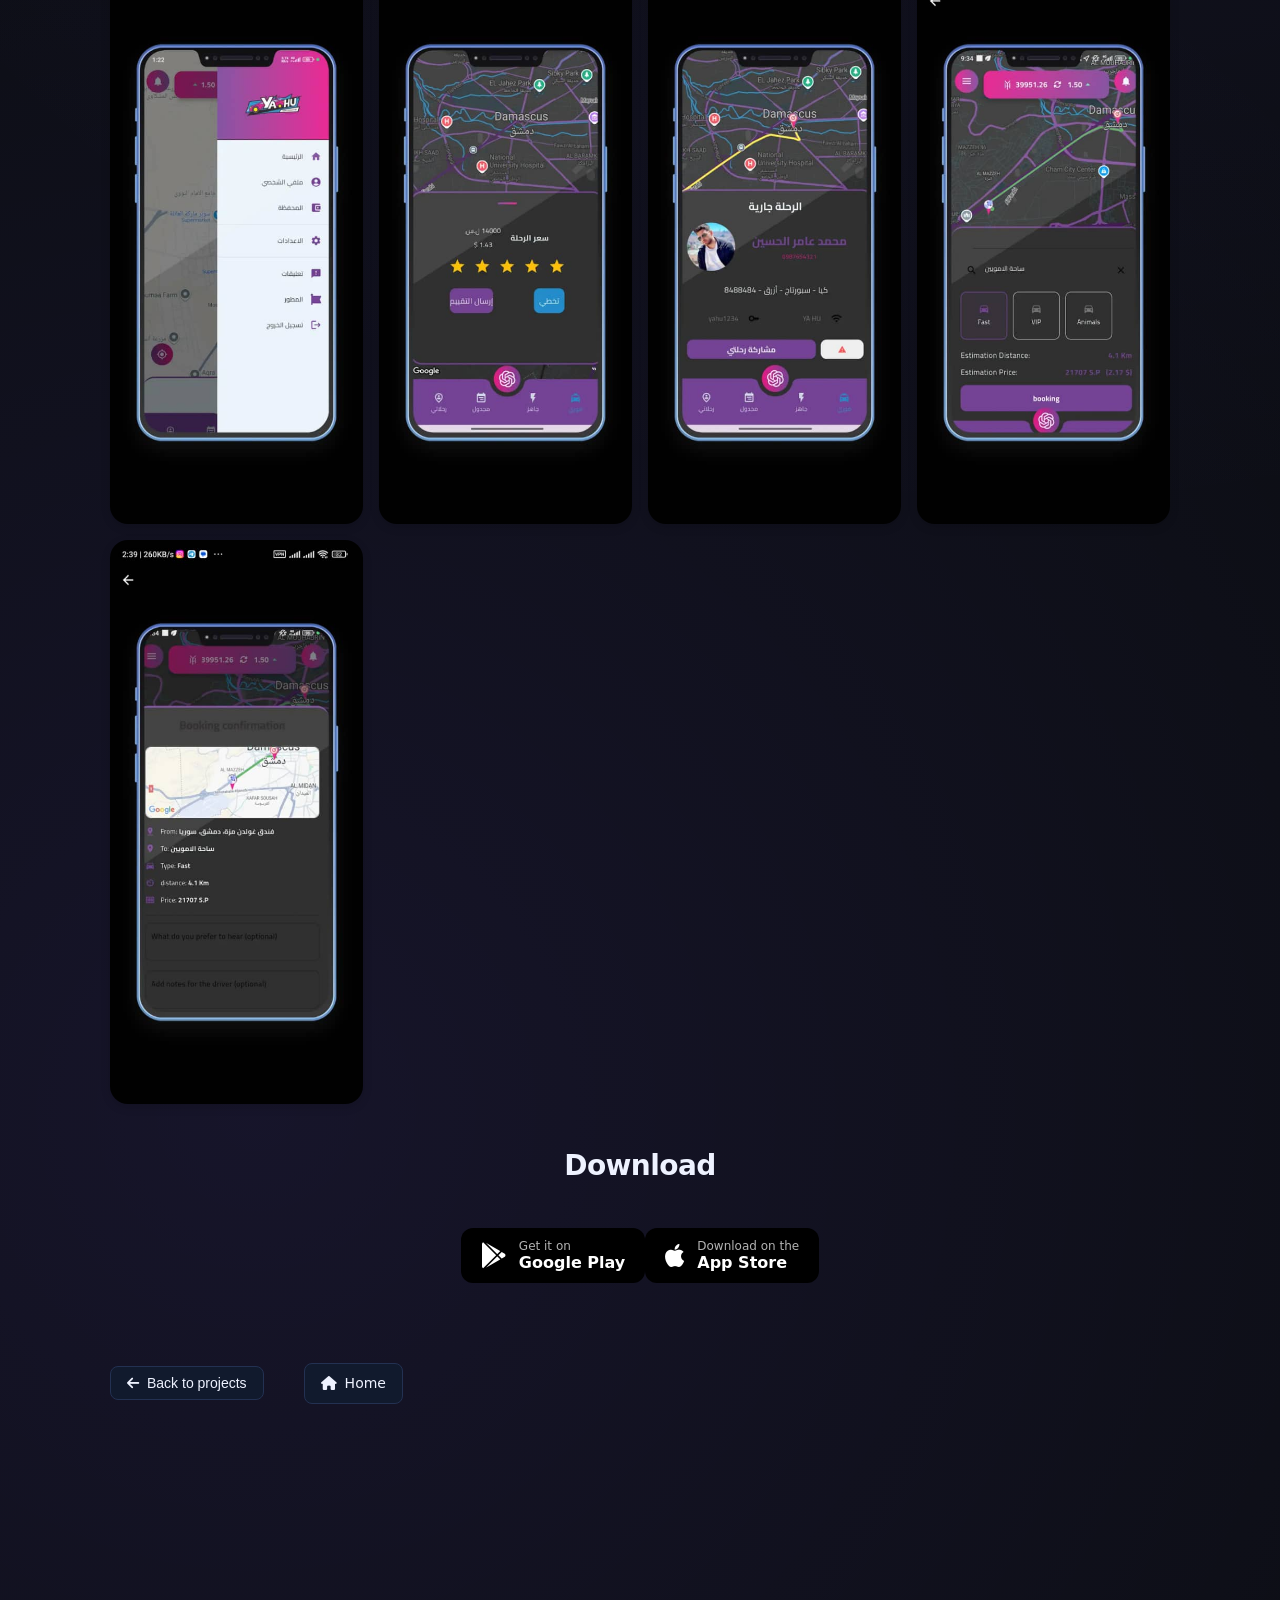
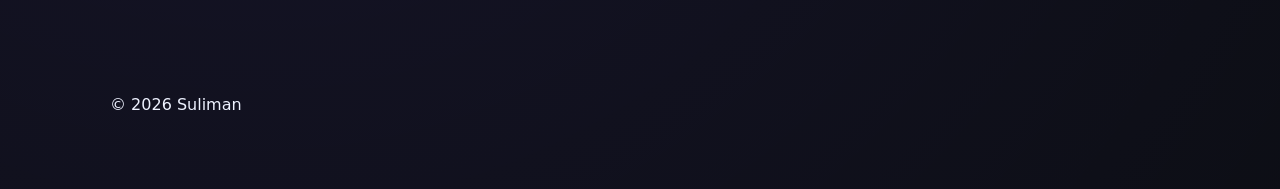
<file: projects/taxi-app.html>
<!doctype html>
<html lang="en">

<head>
    <meta charset="utf-8" />
    <meta name="viewport" content="width=device-width,initial-scale=1" />
    <title>Yahu-ai &mdash; Suliman's Portfolio</title>
    <link rel="icon" type="image/png" href="../assets/images/personal/my_logo.png" />
    <link rel="shortcut icon" type="image/png" href="../assets/images/personal/my_logo.png" />
    <link rel="stylesheet" href="../css/base.css" />
    <link rel="stylesheet" href="../css/components.css" />
    <link rel="stylesheet" href="../css/sections.css" />
    <link rel="stylesheet" href="../css/animations.css" />
    <link rel="stylesheet" href="https://cdnjs.cloudflare.com/ajax/libs/font-awesome/6.5.2/css/all.min.css">
</head>

<body>
    <header class="nav">
        <div class="nav__inner container">
            <a class="brand" href="../index.html" aria-label="Home">
                <span class="brand__dot"></span><span>Suliman</span>
            </a>
            <nav class="nav__links" aria-label="Primary">
                <a class="nav__link" href="../index.html#about">About</a>
                <a class="nav__link" href="../index.html#skills">Skills</a>
                <a class="nav__link" href="../index.html#projects">Projects</a>
                <a class="nav__link" href="../index.html#experience">Experience</a>
                <a class="nav__link" href="../index.html#contact">Contact</a>
            </nav>
        </div>
    </header>
    <main class="container">
        <section class="section">
            <h1>Yahu-ai</h1>
            <p class="muted">Real-time taxi booking app for customers with driver tracking, route optimization, and
                seamless user experience.</p>

            <!-- full project hero image -->
            <img src="../assets/images/yahu_ai/logocar.png" alt="Full screenshot of Yahu-ai"
                class="project-detail-img" />

            <h2>About the Project</h2>
            <p>
                Yahu-ai is a consumer-facing mobile application designed to provide a smooth
                and reliable taxi booking experience in real time. Built with Flutter for
                both Android and iOS, the app communicates with a Laravel backend using
                WebSockets to stream live driver locations and trip updates. Users can
                request a ride, track the driver's approach, and review past trips.
                The interface emphasizes simplicity, speed, and clear feedback.
            </p>

            <h2>Tools &amp; Technologies</h2>
            <ul class="chips chips--tight">
                <li class="chip">Flutter</li>
                <li class="chip">GetX</li>
                <li class="chip">Google Maps API</li>
                <li class="chip">WebSocket</li>
                <li class="chip">Laravel (PHP)</li>
                <li class="chip">MySQL</li>
                <li class="chip">Git</li>
            </ul>

            <h2>Key Features</h2>
            <ul>
                <li>Real‑time GPS tracking for drivers and passengers</li>
                <li>Interactive map with route visualization</li>
                <li>WebSocket integration for live updates</li>
                <li>Trip state management and history</li>
                <li>Customer ratings and feedback</li>
                <li>Location‑based notifications</li>
            </ul>

            <h2>Screenshots</h2>
            <div class="screenshot-gallery">
                <img src="../assets/images/yahu_ai/Drawer.png" alt="Booking screen">
                <img src="../assets/images/yahu_ai/trip.png" alt="Booking screen">
                <img src="../assets/images/yahu_ai/trip_progress.png" alt="Booking screen">
                <img src="../assets/images/yahu_ai/booking.png" alt="Booking screen">
                <img src="../assets/images/yahu_ai/booking_details.png" alt="Booking screen">
            </div>

            <h2>Download</h2>

            <div class="download-buttons">

                <a class="store-btn google"
                    href="https://play.google.com/store/apps/details?id=com.syrianova.yahuCustomer" target="_blank"
                    rel="noreferrer">

                    <i class="fa-brands fa-google-play"></i>

                    <div class="store-text">
                        <span>Get it on</span>
                        <strong>Google Play</strong>
                    </div>

                </a>


                <a class="store-btn apple" href="https://apps.apple.com/ae/app/yahu-ai/id6753225207" target="_blank"
                    rel="noreferrer">

                    <i class="fa-brands fa-apple"></i>

                    <div class="store-text">
                        <span>Download on the</span>
                        <strong>App Store</strong>
                    </div>

                </a>

            </div>


            <!-- <p>
                <button class="btn btn--ghost btn--sm" onclick="this.disabled=true; history.back();">← Back to
                    projects</button>
                <a class="btn btn--ghost btn--sm" href="../index.html">Home</a>
            </p> -->


            <div class="project-nav">

                <button class="nav-btn back-btn" onclick="this.disabled=true; history.back();">
                    <i class="fa-solid fa-arrow-left"></i>
                    Back to projects
                </button>

                <a class="nav-btn home-btn" href="../index.html">
                    <i class="fa-solid fa-house"></i>
                    Home
                </a>

            </div>


        </section>
    </main>
    <footer class="container">
        <p>&copy; <span id="year"></span> Suliman</p>
    </footer>
    <script type="module" src="../js/main.js"></script>
</body>

</html>
</file>
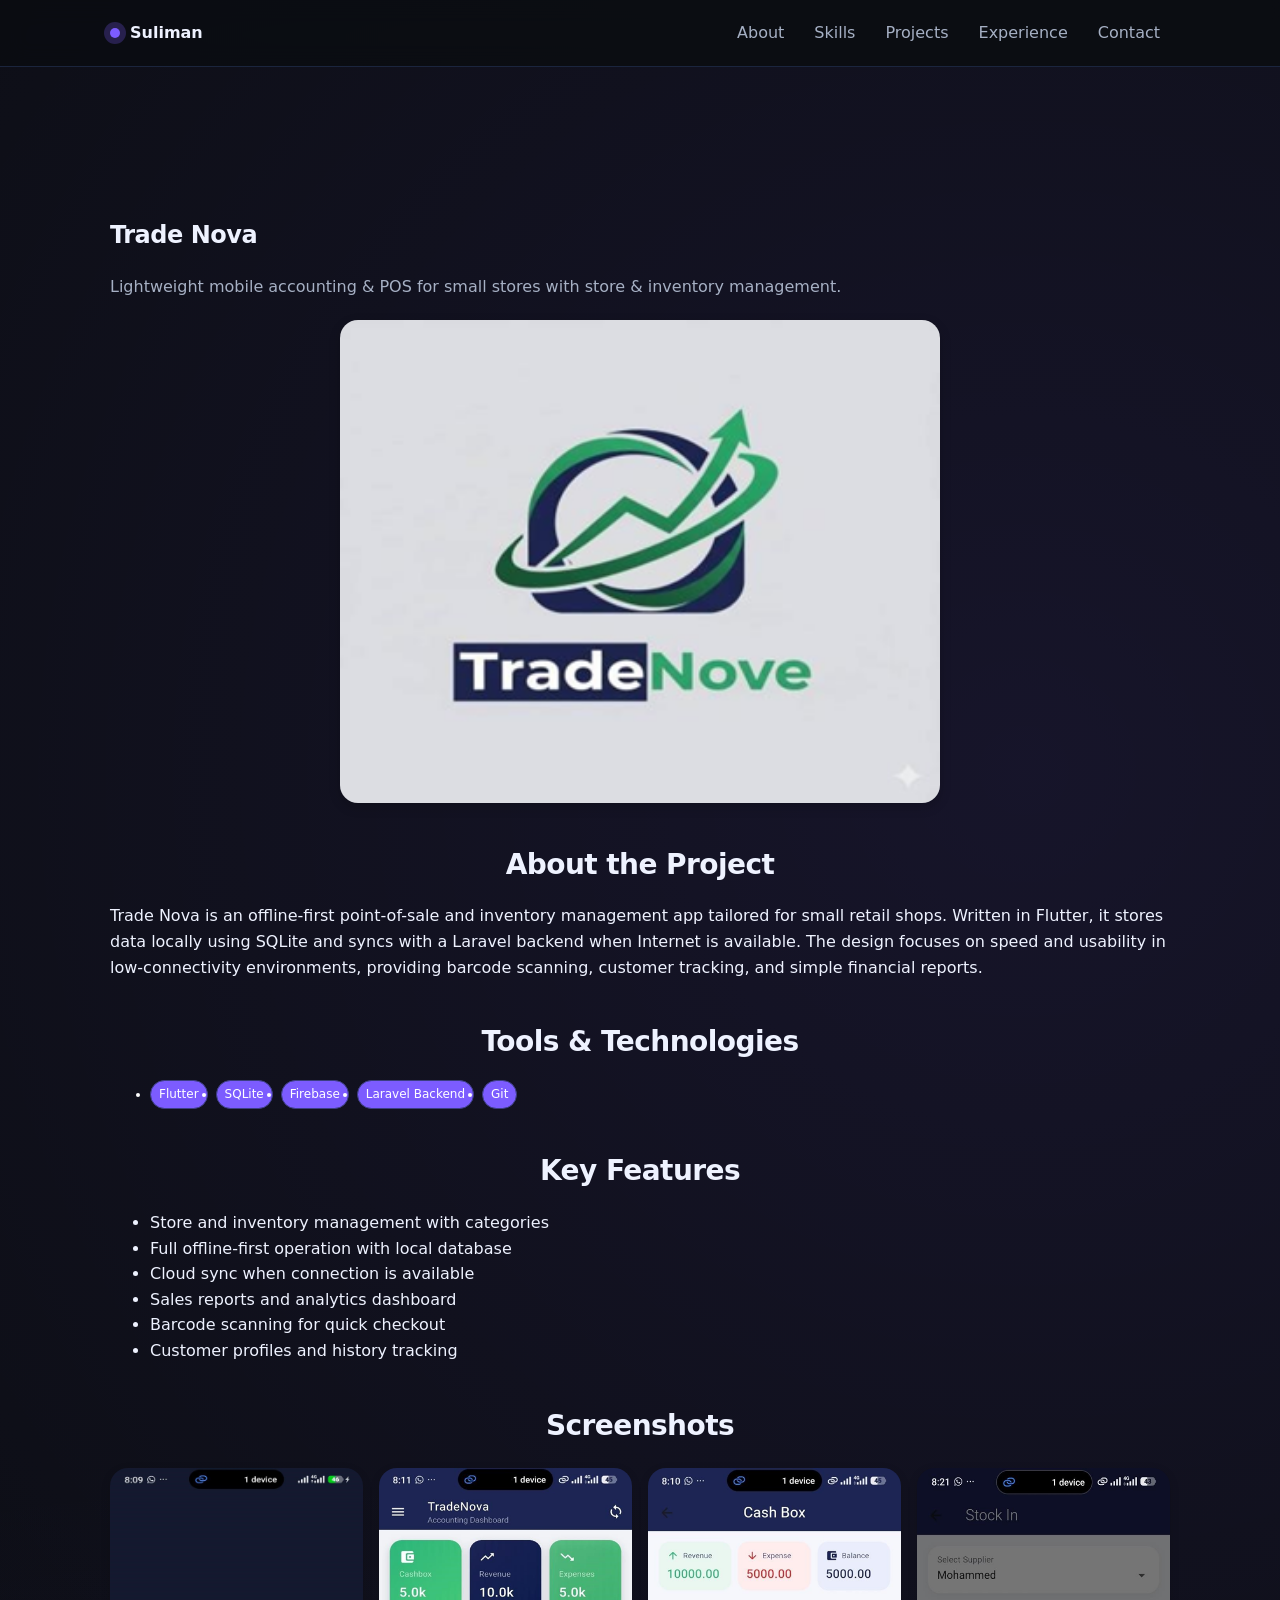
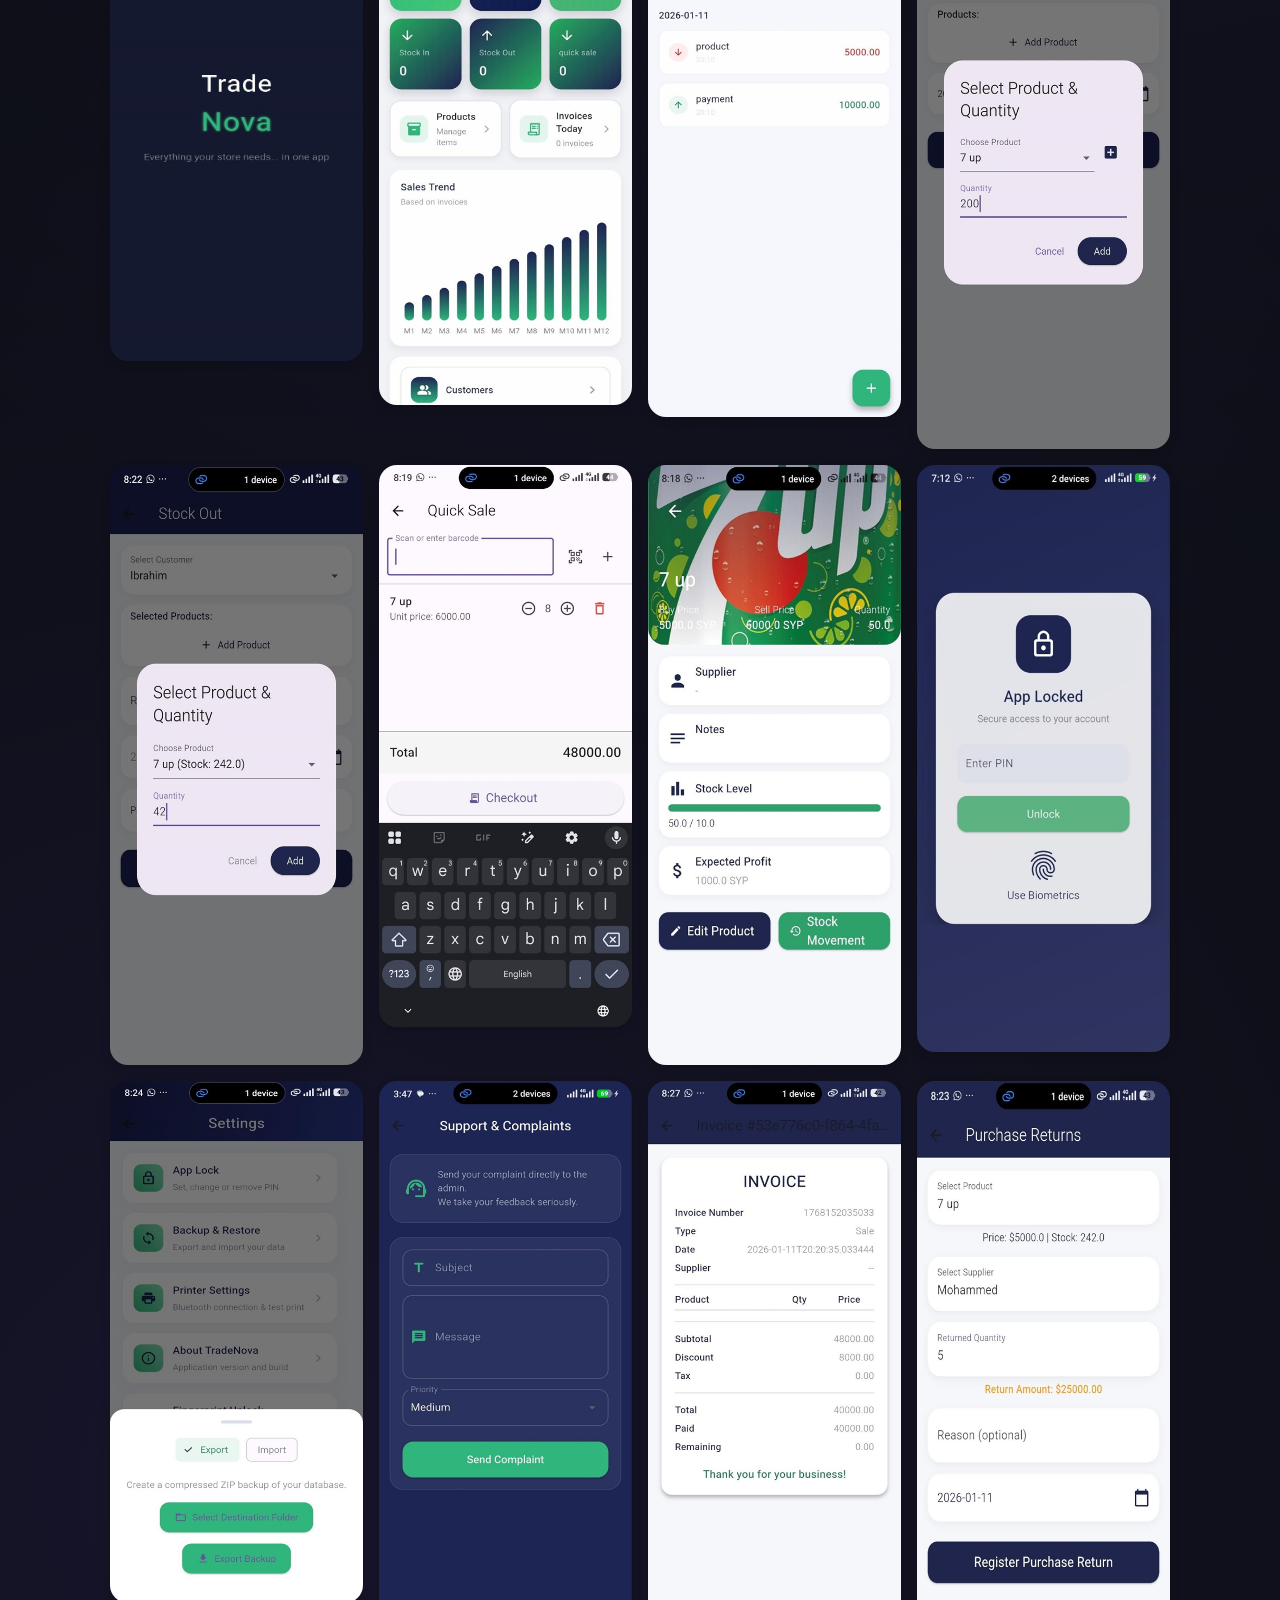
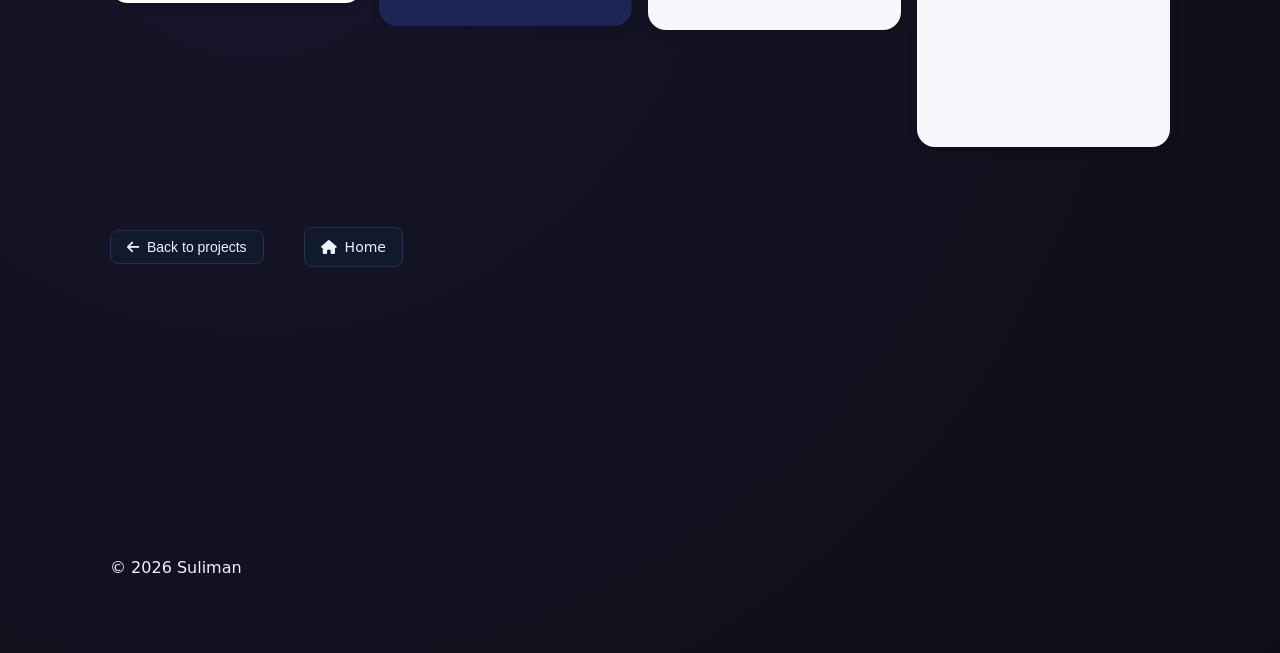
<file: projects/trade-nova.html>
<!doctype html>
<html lang="en">

<head>
    <meta charset="utf-8" />
    <meta name="viewport" content="width=device-width,initial-scale=1" />
    <title>Trade Nova &mdash; Suliman's Portfolio</title>
    <link rel="icon" type="image/png" href="../assets/images/personal/my_logo.png" />
    <link rel="shortcut icon" type="image/png" href="../assets/images/personal/my_logo.png" />
    <link rel="stylesheet" href="../css/base.css" />
    <link rel="stylesheet" href="../css/components.css" />
    <link rel="stylesheet" href="../css/sections.css" />
    <link rel="stylesheet" href="../css/animations.css" />
    <link rel="stylesheet" href="https://cdnjs.cloudflare.com/ajax/libs/font-awesome/6.5.2/css/all.min.css">

</head>

<body>
    <header class="nav">
        <div class="nav__inner container">
            <a class="brand" href="../index.html" aria-label="Home">
                <span class="brand__dot"></span><span>Suliman</span>
            </a>
            <nav class="nav__links" aria-label="Primary">
                <a class="nav__link" href="../index.html#about">About</a>
                <a class="nav__link" href="../index.html#skills">Skills</a>
                <a class="nav__link" href="../index.html#projects">Projects</a>
                <a class="nav__link" href="../index.html#experience">Experience</a>
                <a class="nav__link" href="../index.html#contact">Contact</a>
            </nav>
        </div>
    </header>
    <main class="container">
        <section class="section">
            <h1>Trade Nova</h1>
            <p class="muted">Lightweight mobile accounting & POS for small stores with store & inventory management.</p>

            <!-- full project image -->
            <img src="../assets/images/trade_nova/logo_trade_nova.png" alt="Full screenshot of Trade Nova"
                class="project-detail-img" />

            <h2>About the Project</h2>
            <p>
                Trade Nova is an offline‑first point-of-sale and inventory management
                app tailored for small retail shops. Written in Flutter, it stores data
                locally using SQLite and syncs with a Laravel backend when Internet is available.
                The design focuses on speed and usability in low‑connectivity environments,
                providing barcode scanning, customer tracking, and simple financial reports.
            </p>

            <h2>Tools &amp; Technologies</h2>
            <ul class="chips chips--tight">
                <li class="chip">Flutter</li>
                <li class="chip">SQLite</li>
                <li class="chip">Firebase</li>
                <li class="chip">Laravel Backend</li>
                <li class="chip">Git</li>
            </ul>

            <h2>Key Features</h2>
            <ul>
                <li>Store and inventory management with categories</li>
                <li>Full offline‑first operation with local database</li>
                <li>Cloud sync when connection is available</li>
                <li>Sales reports and analytics dashboard</li>
                <li>Barcode scanning for quick checkout</li>
                <li>Customer profiles and history tracking</li>
            </ul>

            <h2>Screenshots</h2>
            <div class="screenshot-gallery">
                <img src="../assets/images/trade_nova/splash.png" alt="Inventory list">
                <img src="../assets/images/trade_nova/home_page.png" alt="Sales report">
                <img src="../assets/images/trade_nova/cash_box.png" alt="Checkout screen">
                <img src="../assets/images/trade_nova/stock_in.png" alt="Checkout screen">
                <img src="../assets/images/trade_nova/stock_out.png" alt="Checkout screen">
                <img src="../assets/images/trade_nova/quick_sale.png" alt="Checkout screen">
                <img src="../assets/images/trade_nova/product.png" alt="Checkout screen">
                <img src="../assets/images/trade_nova/app_locked.png" alt="Checkout screen">
                <img src="../assets/images/trade_nova/settings.png" alt="Checkout screen">
                <img src="../assets/images/trade_nova/complanits.png" alt="Checkout screen">
                <img src="../assets/images/trade_nova/invoice.png" alt="Checkout screen">
                <img src="../assets/images/trade_nova/returns.png" alt="Checkout screen">
            </div>

            <div class="project-nav">

                <button class="nav-btn back-btn" onclick="this.disabled=true; history.back();">
                    <i class="fa-solid fa-arrow-left"></i>
                    Back to projects
                </button>

                <a class="nav-btn home-btn" href="../index.html">
                    <i class="fa-solid fa-house"></i>
                    Home
                </a>

            </div>
        </section>
    </main>
    <footer class="container">
        <p>&copy; <span id="year"></span> Suliman</p>
    </footer>
    <script type="module" src="../js/main.js"></script>
</body>

</html>
</file>
<file: css/base.css>
:root{
  --bg:#0b0d12;
  --panel:#0f1524;
  --card:#111a2d;
  --text:#eef2ff;
  --muted:#a6b0c4;
  --line:#233152;
  --accent:#7c5cff;
  --shadow: 0 18px 55px rgba(0,0,0,.38);
  --radius: 18px;
  --container: 1100px;
}

[data-theme="light"]{
  --bg:#f6f7fb;
  --panel:#ffffff;
  --card:#ffffff;
  --text:#0f172a;
  --muted:#475569;
  --line:#e2e8f0;
  --accent:#5b3dff;
  --shadow: 0 18px 45px rgba(15,23,42,.12);
}

*{box-sizing:border-box}
html{scroll-behavior:smooth}
body{
  margin:0;
  font: 16px/1.6 system-ui,-apple-system,Segoe UI,Roboto,Arial;
  background:
    radial-gradient(circle at 20% 80%, rgba(124, 88, 255, 0.1) 0%, transparent 50%),
    radial-gradient(circle at 80% 20%, rgba(124, 88, 255, 0.1) 0%, transparent 50%),
    var(--bg);
  color:var(--text);
  min-height: 100vh;
}

/* Scroll Progress Bar */
#progress-bar {
  position: fixed;
  top: 0;
  left: 0;
  width: 0%;
  height: 4px;
  background: linear-gradient(90deg, var(--accent), var(--panel));
  z-index: 1000;
  transition: width 0.3s ease;
}

a{color:inherit;text-decoration:none}
.container{max-width:var(--container);margin:0 auto;padding:96px 20px 56px}

h1,h2,h3{letter-spacing:-.02em}
h2{font-size:28px;margin:0 0 6px}
.h3{margin:0 0 6px}
.small{font-size:14px}
.muted{color:var(--muted)}
.accent{color:var(--accent)}

.row{display:flex;align-items:center;gap:10px;flex-wrap:wrap}
.footer{padding:18px 0 0;text-align:center}
</file>
<file: css/components.css>
.nav{
  position:fixed; inset:0 0 auto 0;
  background: color-mix(in oklab, var(--bg) 88%, transparent);
  backdrop-filter: blur(12px);
  border-bottom:1px solid color-mix(in oklab, var(--line) 70%, transparent);
  z-index:100;
}

.nav__inner{
  max-width:var(--container);
  margin:0 auto;
  padding:12px 20px;
  display:flex;
  align-items:center;
  justify-content:space-between;
  gap:14px;
}

.brand{display:flex;align-items:center;gap:10px;font-weight:850}
.brand__dot{
  width:10px;height:10px;border-radius:999px;background:var(--accent);
  box-shadow: 0 0 0 6px color-mix(in oklab, var(--accent) 25%, transparent);
}

.nav__links{display:flex;gap:10px}
.nav__link{
  padding:8px 10px;
  border-radius:12px;
  color:var(--muted);
}
.nav__link:hover{
  color:var(--text);
  background:color-mix(in oklab, var(--panel) 75%, transparent);
}

.nav__actions{display:flex;align-items:center;gap:10px}
.nav__burger{display:none;border:0;background:transparent;color:var(--text);font-size:22px}

/* .mobileMenu{
  max-width:var(--container);
  margin:0 auto;
  padding:0 20px 12px;
  display:grid;
  gap:8px;
  
} */

@media (max-width: 900px){

  .nav__links{display:none}

  .nav__burger{display:block}
}
.mobileMenu {
  display: none;
}
.mobileMenu--open {
  display: grid;
}
.mobileMenu a{
  padding:10px 12px;
  border:1px solid var(--line);
  border-radius:14px;
  background:color-mix(in oklab, var(--panel) 78%, transparent);
}

@media (max-width: 900px){
  .nav__links{display:none}
  .nav__burger{display:block}
}

.card{
  background:var(--card);
  border:1px solid var(--line);
  border-radius:var(--radius);
  padding:16px;
  box-shadow:var(--shadow);
}

.btn{
  display:inline-flex;align-items:center;justify-content:center;
  padding:10px 14px;border-radius:14px;
  border:1px solid var(--line);
  font-weight:750;
  transform: translateZ(0);
}
.btn--primary{
  background:var(--accent);
  border-color: color-mix(in oklab, var(--accent) 55%, var(--line));
  color:#fff;
  box-shadow:var(--shadow);
}
.btn--ghost{
  background:transparent;
  color:var(--text);
  box-shadow:none;
}
.btn--sm{padding:8px 11px;border-radius:12px;font-size:14px}

.btn:active{transform: scale(.98)}

/* Modal Styles */
.modal {
  position: fixed;
  top: 0;
  left: 0;
  width: 100%;
  height: 100%;
  z-index: 1000;
  display: flex;
  align-items: center;
  justify-content: center;
}

.modal__overlay {
  position: absolute;
  top: 0;
  left: 0;
  width: 100%;
  height: 100%;
  background: rgba(0, 0, 0, 0.7);
  backdrop-filter: blur(5px);
}

.modal__content {
  position: relative;
  max-width: 600px;
  width: 90%;
  max-height: 80vh;
  overflow-y: auto;
  margin: 20px;
  animation: modalFadeIn 0.3s ease;
}

.modal__close {
  position: absolute;
  top: 15px;
  right: 15px;
  background: none;
  border: none;
  font-size: 24px;
  cursor: pointer;
  color: var(--text);
  z-index: 10;
}

.img-modal {
  position: fixed;
  inset: 0;
  display: none;
  align-items: center;
  justify-content: center;
  z-index: 9999;
}

.img-modal__overlay {
  position: absolute;
  inset: 0;
  background: rgba(0, 0, 0, 0.75);
  backdrop-filter: blur(5px);
}

.img-modal__content {
  position: relative;
  max-width: 90vw;
  max-height: 90vh;
  border-radius: 18px;
  overflow: hidden;
  box-shadow: var(--shadow);
  animation: modalFadeIn 0.2s ease;
}

.img-modal__content img {
  display: block;
  width: 100%;
  height: auto;
  object-fit: contain;
}

.img-modal.is-open {
  display: flex;
}

@keyframes modalFadeIn {
  from { opacity: 0; transform: scale(0.9); }
  to { opacity: 1; transform: scale(1); }
}
</file>
<file: css/sections.css>
/* قائمة المهارات بشكل نقاط في الهيرو */
.lead-list {
  margin: 0 0 18px 0;
  padding-left: 22px;
  color: var(--muted);
  font-size: 1.1em;
  list-style: disc inside;
}

.lead-list li {
  margin-bottom: 6px;
}

/* نافذة منبثقة للصورة الشخصية */
.modal {
  display: none;
  position: fixed;
  z-index: 9999;
  inset: 0;
  width: 100vw;
  height: 100vh;
  background: rgba(0, 0, 0, 0.7);
  display: flex;
  align-items: center;
  justify-content: center;
}

.modal[style*="display: flex"] {
  display: flex !important;
}

.modal__content {
  background: var(--card, #222);
  border-radius: 18px;
  padding: 24px 24px 12px 24px;
  box-shadow: 0 8px 32px rgba(0, 0, 0, 0.25);
  display: flex;
  flex-direction: column;
  align-items: center;
  max-width: 90vw;
  max-height: 90vh;
  position: fixed;
  top: 50%;
  left: 50%;
  transform: translate(-50%, -50%);
}

.modal__content img {
  max-width: 60vw;
  max-height: 60vh;
  border-radius: 12px;
  box-shadow: 0 2px 16px rgba(0, 0, 0, 0.18);
}

.modal__close {
  align-self: flex-end;
  font-size: 2rem;
  color: #fff;
  cursor: pointer;
  margin-bottom: 8px;
  margin-left: 8px;
  transition: color 0.2s;
}

.modal__close:hover {
  color: var(--accent, #7c5cff);
}

/* Hero Section */
.hero {
  display: grid;
  grid-template-columns: 1fr auto;
  gap: 60px;
  align-items: center;
  min-height: 100vh;
  padding-top: 80px;
}

.hero__left {
  max-width: 600px;
}

.hero__title {
  font-size: clamp(2.5rem, 5vw, 4rem);
  font-weight: 900;
  margin: 20px 0;
  line-height: 1.1;
}

.kicker {
  font-size: 14px;
  font-weight: 600;
  text-transform: uppercase;
  letter-spacing: 1px;
  color: var(--accent);
  margin-bottom: 10px;
}

.lead {
  font-size: 18px;
  margin: 20px 0 30px;
  color: var(--muted);
}

.hero__cta {
  display: flex;
  gap: 15px;
  margin: 30px 0;
  flex-wrap: wrap;
}

.meta {
  display: flex;
  align-items: center;
  gap: 10px;
  margin: 20px 0;
  flex-wrap: wrap;
}

.meta__link {
  color: var(--accent);
  font-weight: 500;
}

.meta__sep {
  color: var(--muted);
}

.hero__stats {
  display: flex;
  gap: 30px;
  margin-top: 40px;
  flex-wrap: wrap;
}

.stat {
  text-align: center;
}

.stat__num {
  font-size: 24px;
  font-weight: 900;
  color: var(--accent);
}

.stat__label {
  font-size: 12px;
  text-transform: uppercase;
  letter-spacing: 1px;
  color: var(--muted);
  margin-top: 5px;
}

.hero__card {
  width: 320px;
  position: relative;
}

.hero__glow {
  position: absolute;
  top: 50%;
  left: 50%;
  transform: translate(-50%, -50%);
  width: 400px;
  height: 400px;
  background: radial-gradient(circle, var(--accent) 0%, transparent 70%);
  opacity: 0.1;
  pointer-events: none;
  z-index: -1;
}

/* About Section */
.aboutGrid {
  display: grid;
  grid-template-columns: repeat(auto-fit, minmax(300px, 1fr));
  gap: 20px;
  margin-top: 40px;
}

/* Skills Section */
.skillsGrid {
  display: grid;
  grid-template-columns: repeat(auto-fit, minmax(250px, 1fr));
  gap: 20px;
  margin-top: 40px;
}

.chips {
  display: flex;
  flex-wrap: wrap;
  gap: 8px;
  margin: 15px 0;
}

.chip {
  padding: 6px 12px;
  background: color-mix(in oklab, var(--accent) 15%, var(--card));
  border: 1px solid color-mix(in oklab, var(--accent) 30%, var(--line));
  border-radius: 20px;
  font-size: 13px;
  font-weight: 600;
  color: var(--accent);
}

.chips--tight .chip {
  padding: 4px 8px;
  font-size: 12px;
}

/* Project detail page image and gallery */
.project-detail-img {
  width: 100%;
  max-width: 600px;
  display: block;
  margin: 20px auto;
  border-radius: var(--radius);
  box-shadow: 0 4px 12px rgba(0, 0, 0, 0.2);
}

.screenshot-gallery {
  display: grid;
  grid-template-columns: repeat(auto-fit, minmax(200px, 1fr));
  gap: 16px;
  margin-top: 20px;
}

.screenshot-gallery img {
  width: 100%;
  border-radius: var(--radius);
  box-shadow: 0 3px 10px rgba(0, 0, 0, 0.15);
}


/* Projects Section */
.grid3 {
  display: grid;
  grid-template-columns: repeat(auto-fit, minmax(320px, 1fr));
  gap: 30px;
  margin-top: 40px;
}

.project {
  position: relative;
  overflow: hidden;
}

.project__thumb {
  height: 180px;
  background: linear-gradient(135deg, var(--accent), var(--panel));
  background-size: cover;
  background-position: center;
  border-radius: var(--radius) var(--radius) 0 0;
  position: relative;
  overflow: hidden;
  transition: transform 0.3s ease;
}

.project__img {
  width: 100%;
  height: 100%;
  object-fit: cover;
  transition: transform 0.3s ease;
}

.project:hover .project__img {
  transform: scale(1.05);
}

.project__body {
  padding: 20px;
}

.project__body .h3 {
  margin-bottom: 10px;
}

/* Experience Section */
.timeline {
  margin-top: 40px;
}

.timeline__item {
  margin-bottom: 20px;
}

.timeline__row {
  display: flex;
  justify-content: space-between;
  align-items: flex-start;
  margin-bottom: 15px;
  flex-wrap: wrap;
  gap: 10px;
}

.list {
  list-style: none;
  padding: 0;
  margin: 0;
}

.list__item {
  padding: 8px 0;
  position: relative;
  padding-left: 20px;
}

.list__item::before {
  content: '▹';
  position: absolute;
  left: 0;
  color: var(--accent);
  font-weight: bold;
}

/* Contact Section */
.contactRow {
  display: grid;
  grid-template-columns: 1fr auto 1fr;
  align-items: center;
  gap: 20px;
}

.emailBox {
  justify-self: start;
  display: inline-flex;
  align-items: center;
  gap: 10px;
  padding: 10px 16px;
  border-radius: 999px;
  background: color-mix(in oklab, var(--accent) 10%, var(--card));
  border: 1px solid var(--line);
  box-shadow: 0 4px 12px rgba(0, 0, 0, 0.08);
}

.emailBox i {
  color: var(--accent);
  font-size: 18px;
}

.emailBox a {
  text-decoration: none;
  color: var(--text);
  font-weight: 600;
  font-size: 15px;
}

.emailBox:hover {
  transform: translateY(-2px);
  transition: 0.3s ease;
}

.contact-icons {
  justify-self: center;
  display: flex;
  align-items: center;
  gap: 14px;
  flex-wrap: wrap;
}

.contactIcon {
  width: 48px;
  height: 48px;
  display: inline-flex;
  align-items: center;
  justify-content: center;
  text-decoration: none;
  font-size: 22px;
  border-radius: 50%;
  background: #f3f3f3;
  color: #333;
  box-shadow: 0 4px 12px rgba(0, 0, 0, 0.12);
  transition: transform 0.3s ease, box-shadow 0.3s ease, background 0.3s ease, color 0.3s ease;
}

.contactIcon:hover {
  transform: translateY(-4px) scale(1.08);
  box-shadow: 0 8px 18px rgba(0, 0, 0, 0.18);
}

.whatsapp:hover {
  background: #25d366;
  color: #fff;
}

.github:hover {
  background: #181717;
  color: #fff;
}

.gitlab:hover {
  background: #fc6d26;
  color: #fff;
}

.linkedin:hover {
  background: #0077b5;
  color: #fff;
}

.backTop {
  justify-self: end;
}

/* Responsive */
@media (max-width: 768px) {
  .contactRow {
    grid-template-columns: 1fr;
    justify-items: center;
    text-align: center;
  }

  .emailBox,
  .contact-icons,
  .backTop {
    justify-self: center;
  }

  .emailBox a {
    font-size: 14px;
    word-break: break-word;
  }
}

/* Section Head */
.section {
  margin: 120px 0;
  scroll-margin-top: 100px;
  /* Adjust for fixed nav */
}

.section__head {
  text-align: center;
  margin-bottom: 60px;
}

.section__head h2 {
  font-size: 36px;
  font-weight: 900;
  margin-bottom: 10px;
}

.section__head .muted {
  font-size: 18px;
}

/* Project Detail Page */
.project-detail {
  padding: 120px 0;
}

.project-detail__hero {
  display: grid;
  grid-template-columns: 1fr 1fr;
  gap: 60px;
  align-items: center;
  margin-bottom: 80px;
}

.project-detail__image img {
  width: 100%;
  height: 400px;
  object-fit: cover;
  border-radius: var(--radius);
  box-shadow: var(--shadow);
}

.project-detail__info h1 {
  font-size: 3rem;
  font-weight: 900;
  margin-bottom: 20px;
  background: linear-gradient(135deg, var(--accent), var(--text));
  -webkit-background-clip: text;
  -webkit-text-fill-color: transparent;
  background-clip: text;
}

.project-detail__description {
  font-size: 18px;
  color: var(--muted);
  margin-bottom: 30px;
  line-height: 1.6;
}

.project-detail__tech {
  display: flex;
  flex-wrap: wrap;
  gap: 10px;
  margin-bottom: 30px;
}

.project-detail__links {
  display: flex;
  gap: 15px;
}

.project-detail__content h2 {
  font-size: 2rem;
  font-weight: 800;
  margin: 60px 0 30px;
  color: var(--text);
}

.features-grid {
  display: grid;
  grid-template-columns: repeat(auto-fit, minmax(300px, 1fr));
  gap: 30px;
  margin-bottom: 60px;
}

.feature-card {
  background: var(--card);
  border: 1px solid var(--line);
  border-radius: var(--radius);
  padding: 25px;
  box-shadow: var(--shadow);
  transition: transform 0.3s ease, box-shadow 0.3s ease;
}

.feature-card:hover {
  transform: translateY(-5px);
  box-shadow: 0 20px 40px rgba(0, 0, 0, 0.15);
}

.feature-card h3 {
  font-size: 1.2rem;
  font-weight: 700;
  margin-bottom: 10px;
  color: var(--accent);
}

.feature-card p {
  color: var(--muted);
  line-height: 1.5;
}

.screenshots-grid {
  display: grid;
  grid-template-columns: repeat(auto-fit, minmax(250px, 1fr));
  gap: 20px;
}

.screenshots-grid img {
  width: 100%;
  height: 200px;
  object-fit: cover;
  border-radius: var(--radius);
  box-shadow: var(--shadow);
  transition: transform 0.3s ease;
}

.screenshots-grid img:hover {
  transform: scale(1.05);
}

/* Responsive */
@media (max-width: 768px) {
  .project-detail__hero {
    grid-template-columns: 1fr;
    gap: 40px;
  }

  .project-detail__info h1 {
    font-size: 2rem;
  }

  .features-grid {
    grid-template-columns: 1fr;
  }

  .screenshots-grid {
    grid-template-columns: 1fr;
  }
}

.avatar {
  width: 160px;
  height: 160px;
  border-radius: 50%;
  /* background: linear-gradient(135deg, var(--accent), var(--panel)); */
  position: relative;
  margin: 0 auto 12px auto;
  overflow: hidden;
}

.avatar img {
  width: 100%;
  height: 100%;
  object-fit: cover;
}


@keyframes glow {
  0% {
    opacity: 0.3;
    transform: scale(1);
  }

  100% {
    opacity: 0.6;
    transform: scale(1.1);
  }
}

/* Footer */
.footer {
  padding: 40px 0;
  background: var(--surface);
  border-top: 1px solid var(--border);
  margin-top: 60px;
}

.footer .container {
  display: flex;
  justify-content: space-between;
  align-items: center;
  flex-wrap: wrap;
  gap: 20px;
}

.footer p {
  color: var(--muted);
  font-size: 14px;
}

/* Project Detail Pages */
.project-detail {
  padding: 60px 0;
}

.project-detail__hero {
  display: grid;
  grid-template-columns: 1fr 1fr;
  gap: 60px;
  align-items: center;
}

.card__top {
  display: flex;
  flex-direction: column;
  align-items: center;
  justify-content: center;
  gap: 10px;
}

.project-detail__image img {
  width: 100%;
  height: 400px;
  object-fit: cover;
  border-radius: 12px;
  box-shadow: 0 20px 40px rgba(0, 0, 0, 0.1);
}

.project-detail__info h1 {
  font-size: 3rem;
  font-weight: 900;
  margin-bottom: 20px;
  color: var(--text);
}

.project-detail__description {
  font-size: 18px;
  color: var(--muted);
  margin-bottom: 30px;
  line-height: 1.6;
}

.project-detail__tech {
  display: flex;
  flex-wrap: wrap;
  gap: 10px;
  margin-bottom: 30px;
}

.chip {
  background: var(--accent);
  color: white;
  padding: 8px 16px;
  border-radius: 20px;
  font-size: 14px;
  font-weight: 500;
}

.project-detail__links {
  display: flex;
  gap: 15px;
  flex-wrap: wrap;
}

.project-detail__content h2 {
  font-size: 2.5rem;
  font-weight: 900;
  margin-bottom: 40px;
  color: var(--text);
}

.features-grid {
  display: grid;
  grid-template-columns: repeat(auto-fit, minmax(300px, 1fr));
  gap: 30px;
  margin-bottom: 80px;
}

.feature-card {
  background: var(--surface);
  padding: 30px;
  border-radius: 12px;
  border: 1px solid var(--border);
  transition: all 0.3s ease;
}

.feature-card:hover {
  transform: translateY(-5px);
  box-shadow: 0 20px 40px rgba(0, 0, 0, 0.1);
}

.feature-card h3 {
  font-size: 1.5rem;
  font-weight: 700;
  margin-bottom: 15px;
  color: var(--text);
}

.feature-card p {
  color: var(--muted);
  line-height: 1.6;
}

.screenshots-grid {
  display: grid;
  grid-template-columns: repeat(auto-fit, minmax(250px, 1fr));
  gap: 20px;
}

.screenshots-grid img {
  width: 100%;
  height: 200px;
  object-fit: cover;
  border-radius: 8px;
  transition: transform 0.3s ease;
}

.screenshots-grid img:hover {
  transform: scale(1.05);
}

/* Project Placeholder */
.project-placeholder {
  width: 100%;
  height: 400px;
  background: linear-gradient(135deg, var(--accent), var(--accent-dark));
  border-radius: 12px;
  display: flex;
  flex-direction: column;
  align-items: center;
  justify-content: center;
  color: white;
  box-shadow: 0 20px 40px rgba(0, 0, 0, 0.1);
}

.placeholder-icon {
  font-size: 4rem;
  margin-bottom: 20px;
}

.project-placeholder p {
  font-size: 1.5rem;
  font-weight: 700;
  margin: 0;
}

/* Download buttons section */
/* .download-buttons {
  display: flex;
  gap: 18px;
  margin-top: 20px;
    justify-content: center;

  flex-wrap: wrap;
} */

.download-buttons {
  display: flex;
  justify-content: center;
  /* يضع الأزرار في الوسط */
  align-items: center;
  flex-wrap: wrap;
  /* حتى لا تنكسر على الموبايل */
  margin-top: 40px;
  /* ينزل الأزرار لتحت */

}

h2 {
  margin-top: 40px;
  text-align: center;
}

.store-btn {
  display: flex;
  align-items: center;
  gap: 12px;

  padding: 12px 20px;
  border-radius: 12px;

  background: #000;
  color: white;
  text-decoration: none;

  transition: all 0.25s ease;
}

.store-btn i {
  font-size: 26px;
}

.store-text {
  display: flex;
  flex-direction: column;
  line-height: 1.1;
}

.store-text span {
  font-size: 12px;
  opacity: 0.7;
}

.store-text strong {
  font-size: 16px;
}

.store-btn:hover {
  transform: translateY(-3px);
  box-shadow: 0 10px 22px rgba(0, 0, 0, 0.25);
}

.google:hover {
  background: #1a73e8;
}

.apple:hover {
  background: #333;
}

.apk {
  background: #2ecc71;
}

.apk:hover {
  background: #27ae60;
}

.project-nav {
  display: flex;
  gap: 40px;
  margin-top: 80px;
  /* ينزل الأزرار لتحت */
  margin-bottom: 30px;
  align-items: center;
}

.nav-btn {
  display: inline-flex;
  align-items: center;
  gap: 8px;

  padding: 8px 16px;
  border-radius: 8px;

  font-size: 14px;
  text-decoration: none;
  cursor: pointer;

  background: var(--card);
  color: var(--text);

  border: 1px solid var(--line);

  transition: all 0.25s ease;
}

.nav-btn:hover {
  transform: translateY(-2px);
  background: var(--accent);
  color: white;
}

.nav-btn i {
  font-size: 14px;
}
</file>
<file: css/animations.css>
/* Scroll-reveal baseline */
.reveal{
  opacity:0;
  transform: translateY(12px) scale(.98);
  transition: opacity .7s ease, transform .7s ease;
  will-change: opacity, transform;
}

.reveal.is-visible{
  opacity:1;
  transform: translateY(0) scale(1);
}

/* Subtle hover lift */
.lift{
  transition: transform .25s ease, box-shadow .25s ease;
}
.lift:hover{
  transform: translateY(-4px);
}

/* 3D Tilt Effect */
.tilt {
  transform-style: preserve-3d;
  transition: transform 0.3s ease;
}

.tilt:hover {
  transform: rotateX(5deg) rotateY(5deg) translateZ(10px);
}

/* Typing Animation */
.typing {
  border-right: 2px solid var(--accent);
  animation: blink 1s infinite;
  white-space: nowrap;
  overflow: hidden;
}

@keyframes blink {
  0%, 50% { border-color: var(--accent); }
  51%, 100% { border-color: transparent; }
}

/* Floating Animation */
@keyframes float {
  0%, 100% { transform: translateY(0px); }
  50% { transform: translateY(-10px); }
}

.float {
  animation: float 3s ease-in-out infinite;
}

/* Pulse Animation */
@keyframes pulse {
  0% { transform: scale(1); }
  50% { transform: scale(1.05); }
  100% { transform: scale(1); }
}

.pulse {
  animation: pulse 2s infinite;
}

/* Gradient Background */
.gradient-bg {
  background: linear-gradient(135deg, var(--accent) 0%, var(--panel) 100%);
}

/* Particle Effect */
.particles {
  position: absolute;
  top: 0;
  left: 0;
  width: 100%;
  height: 100%;
  overflow: hidden;
  pointer-events: none;
}

.particle {
  position: absolute;
  background: var(--accent);
  border-radius: 50%;
  opacity: 0.1;
  animation: particle-float 10s infinite linear;
}

@keyframes particle-float {
  0% { transform: translateY(100vh) rotate(0deg); }
  100% { transform: translateY(-100px) rotate(360deg); }
}

/* Reduce motion for accessibility */
@media (prefers-reduced-motion: reduce){
  html{scroll-behavior:auto}
  .reveal, .lift{transition:none !important}
  .reveal{opacity:1;transform:none}
  .typing, .float, .pulse, .particle{animation: none !important}
}
</file>
